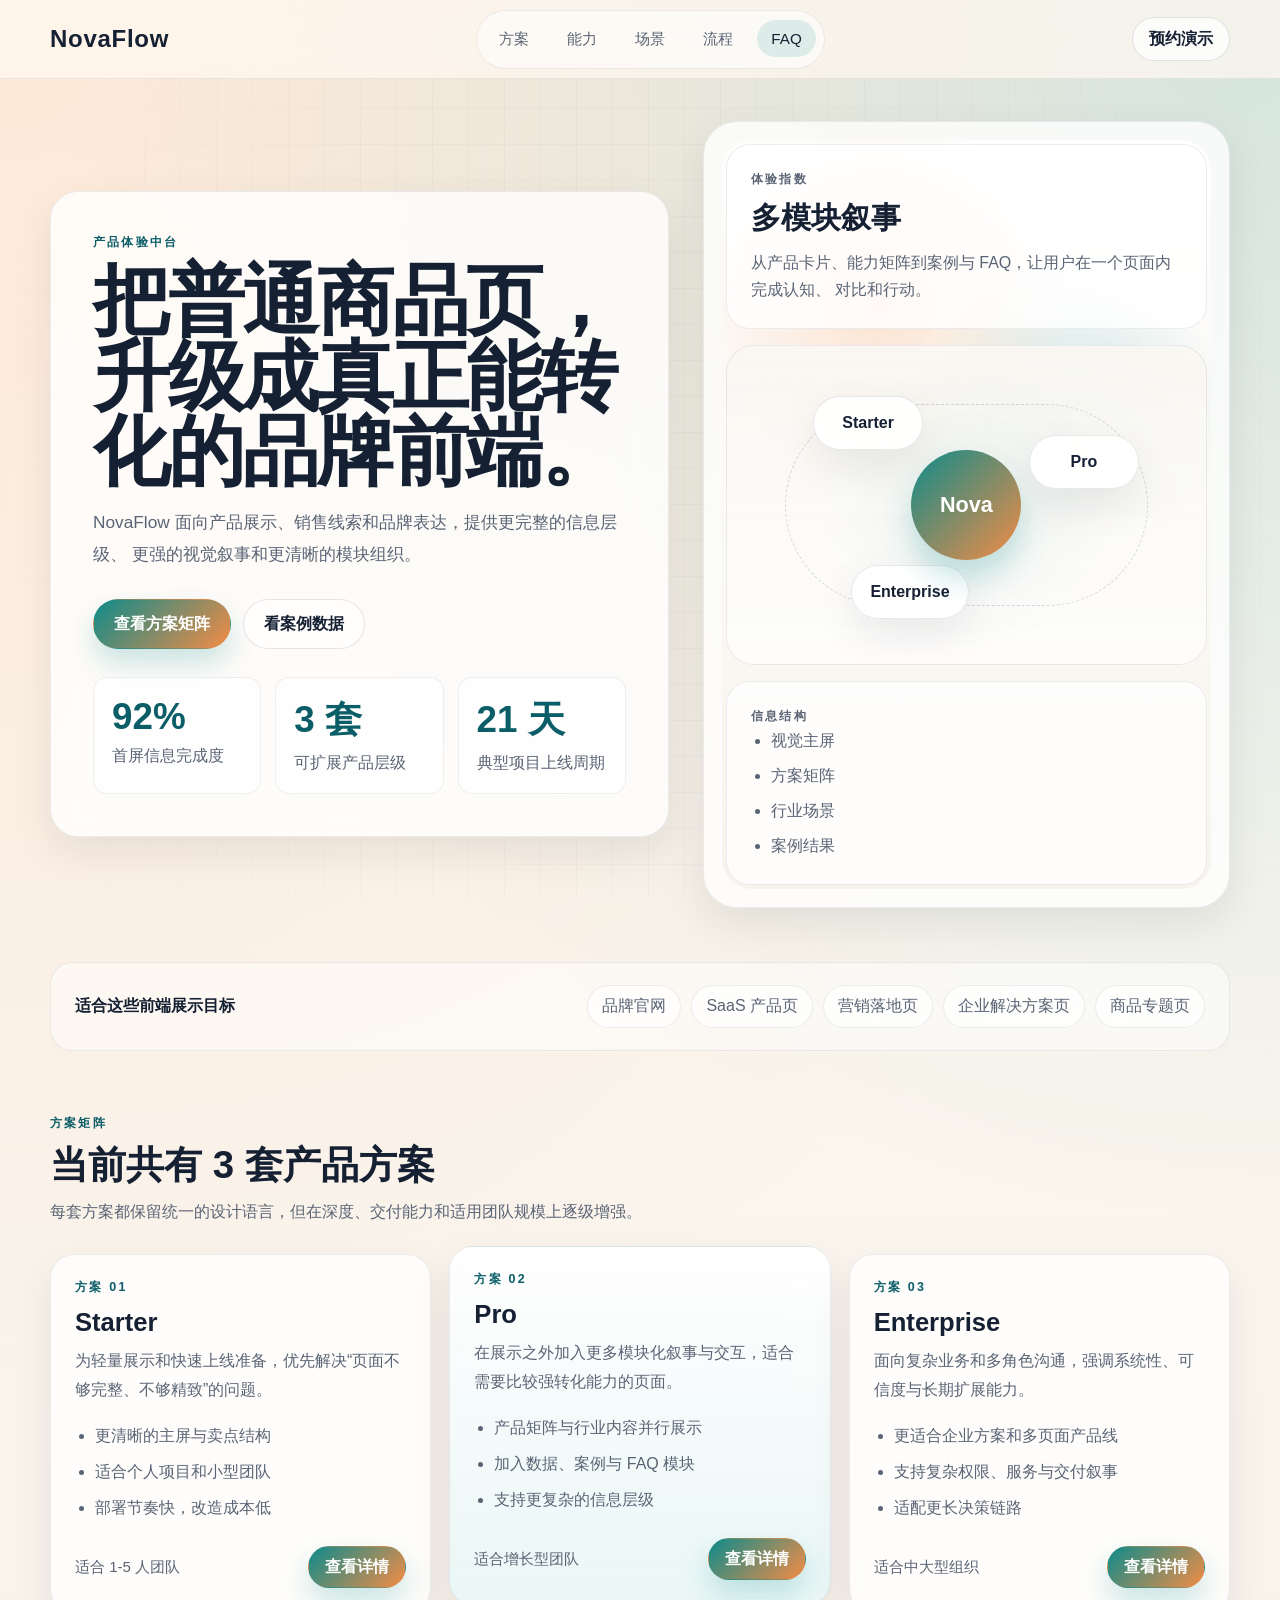
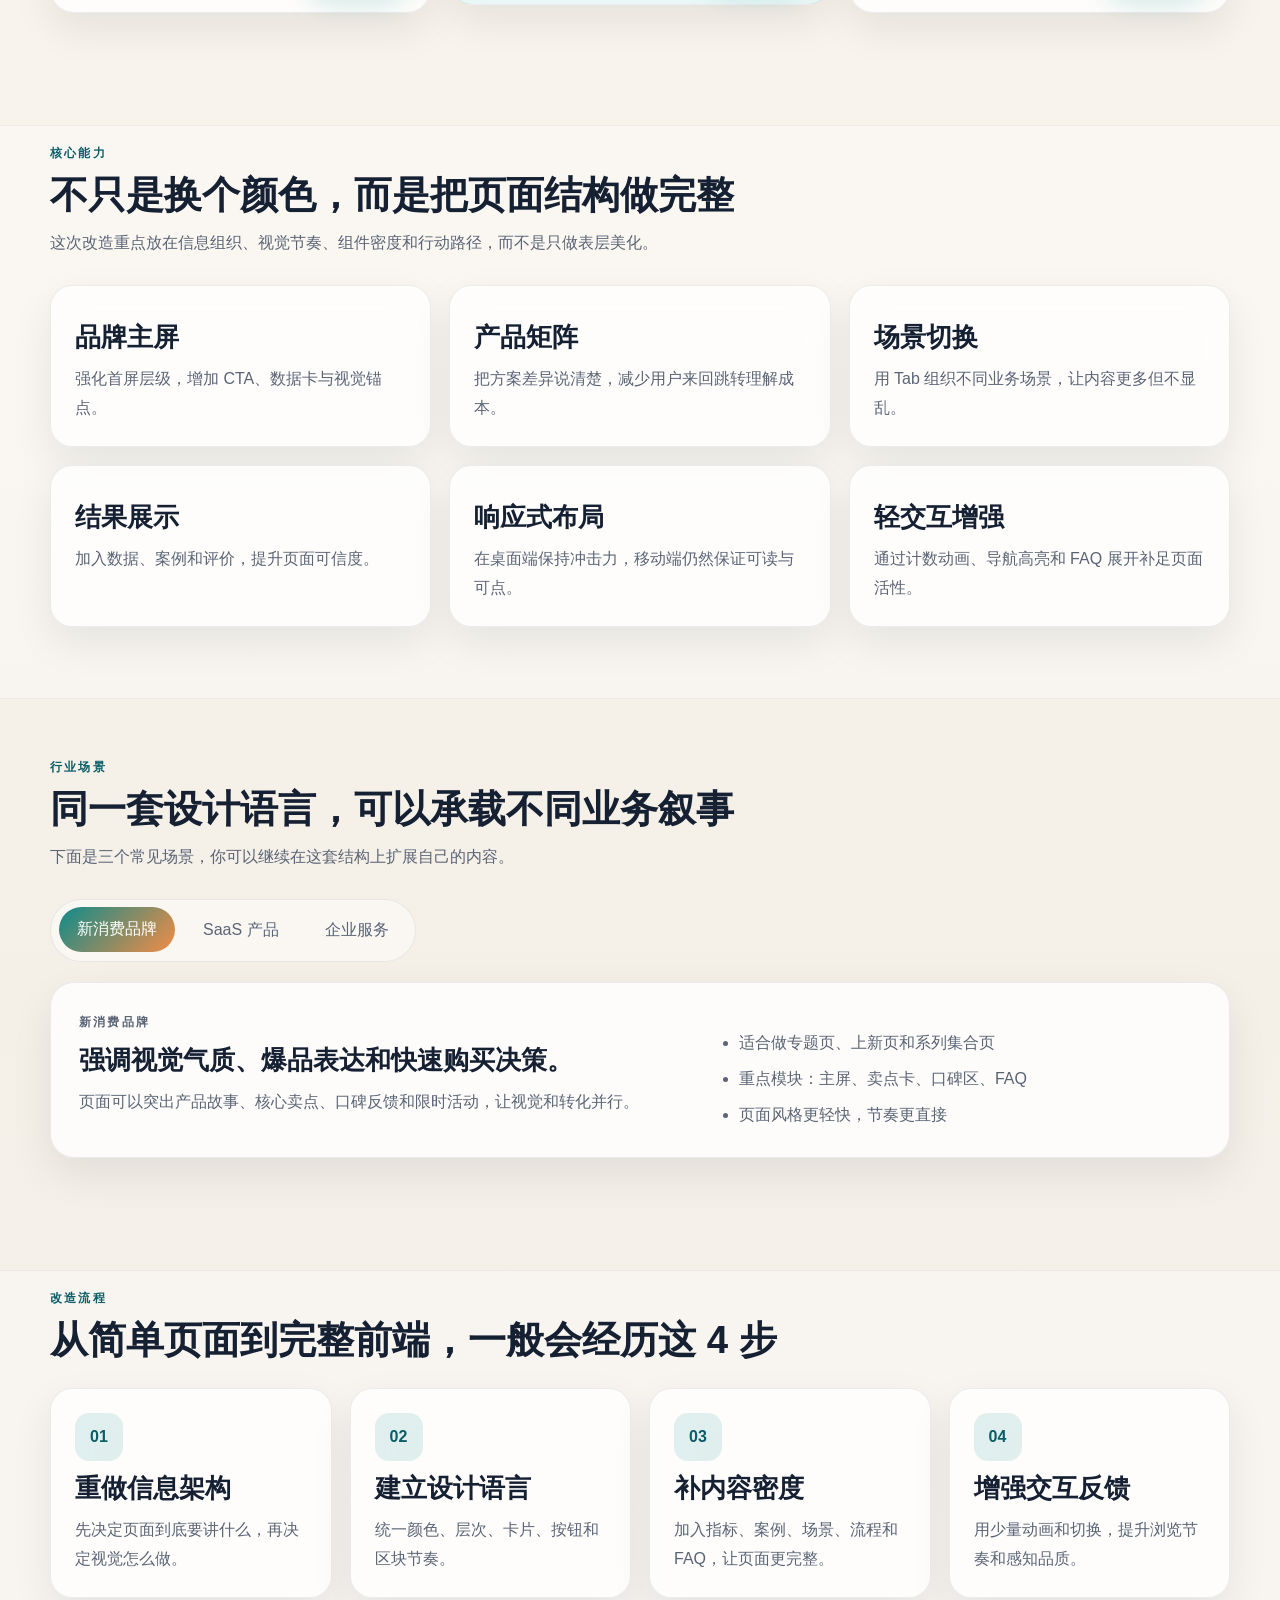
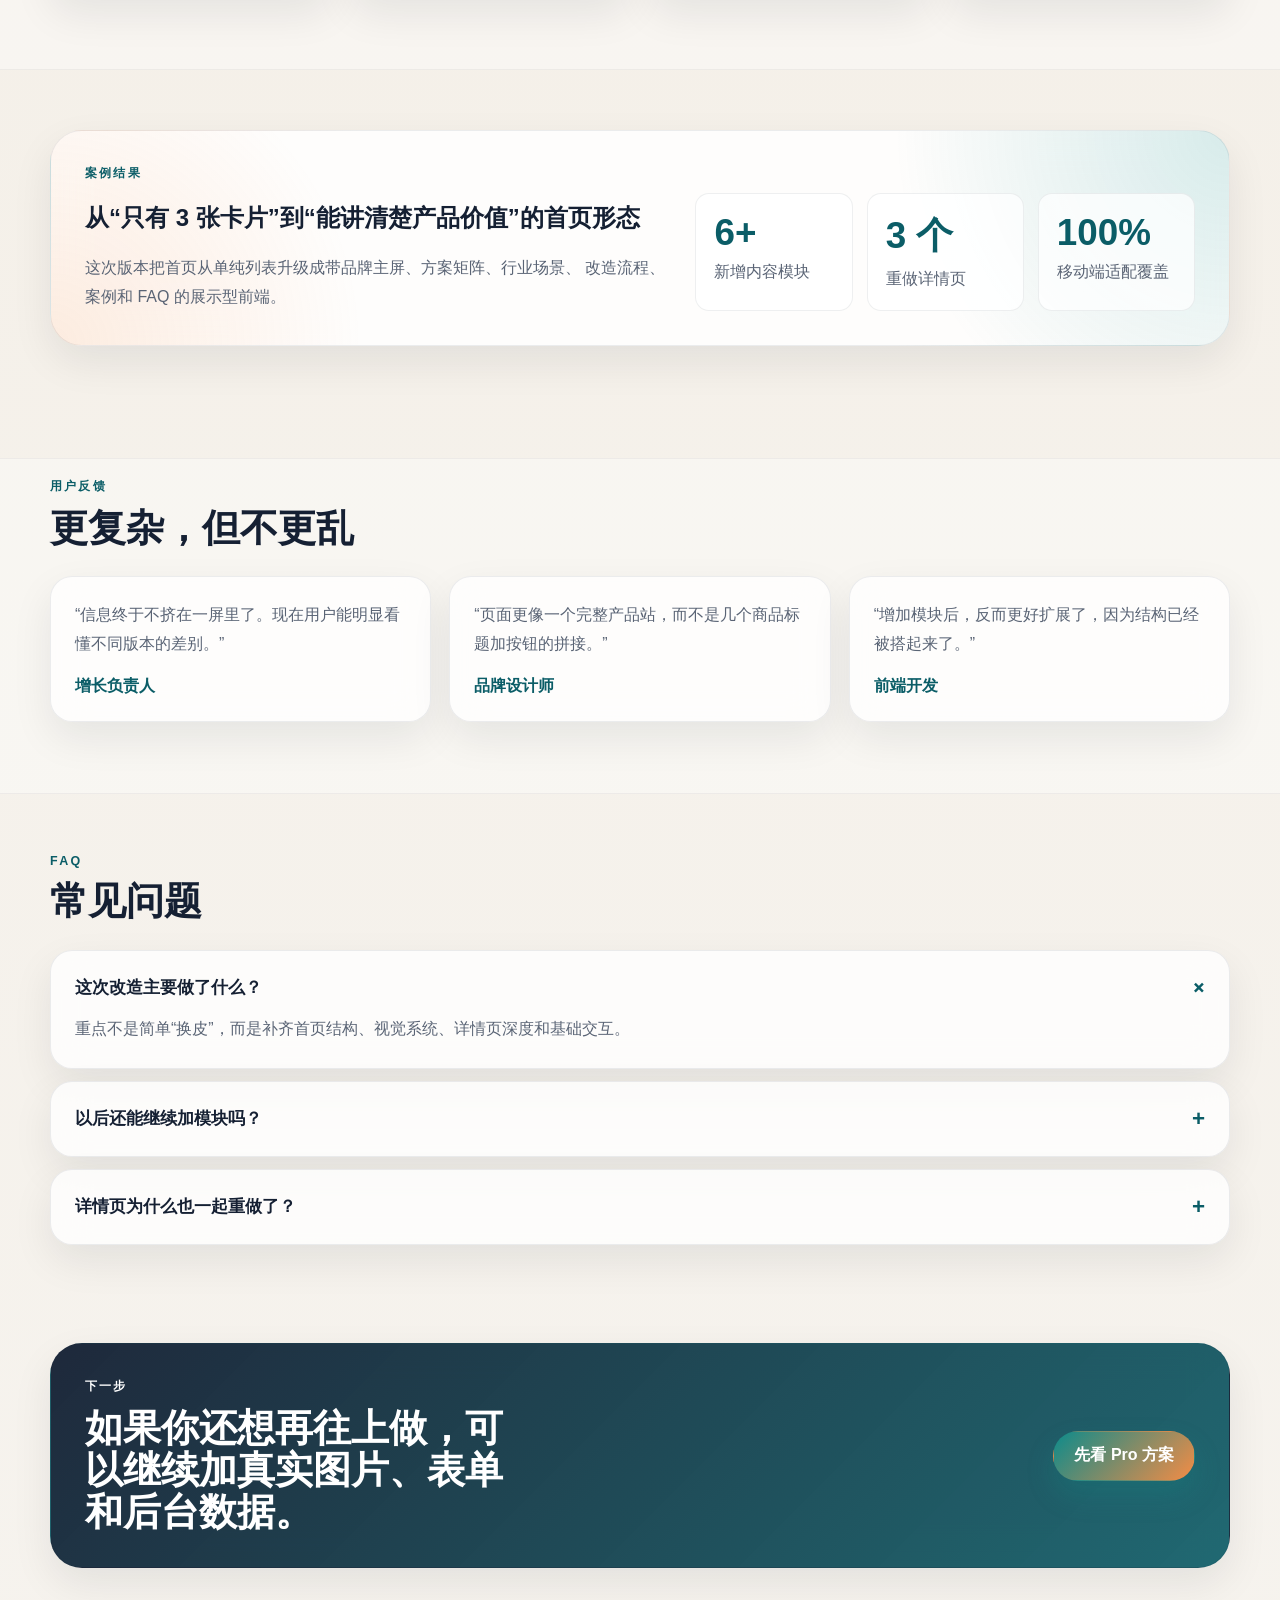
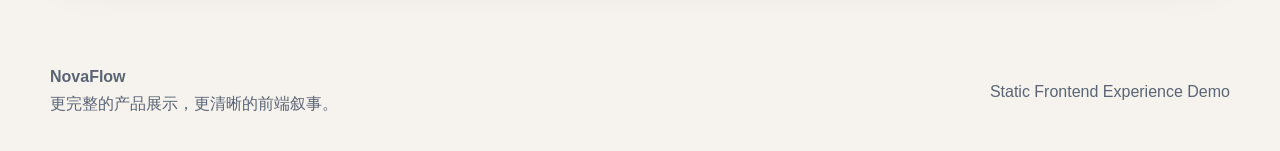
<file: index.html>
<!DOCTYPE html>
<html lang="zh-CN">
  <head>
    <meta charset="UTF-8" />
    <meta name="viewport" content="width=device-width, initial-scale=1.0" />
    <title>NovaFlow 产品体验中心</title>
    <link rel="stylesheet" href="style.css" />
  </head>
  <body>
    <div class="page-shell">
      <header class="topbar">
        <div class="container topbar-inner">
          <a class="brand" href="index.html">NovaFlow</a>
          <nav class="topnav" aria-label="主导航">
            <a href="#solutions">方案</a>
            <a href="#capabilities">能力</a>
            <a href="#scenarios">场景</a>
            <a href="#workflow">流程</a>
            <a href="#faq">FAQ</a>
          </nav>
          <a class="btn btn-ghost btn-small" href="#contact">预约演示</a>
        </div>
      </header>

      <main>
        <section class="hero" id="top">
          <div class="container hero-grid">
            <div class="hero-copy">
              <p class="eyebrow">产品体验中台</p>
              <h1>把普通商品页，升级成真正能转化的品牌前端。</h1>
              <p class="hero-lead">
                NovaFlow 面向产品展示、销售线索和品牌表达，提供更完整的信息层级、
                更强的视觉叙事和更清晰的模块组织。
              </p>

              <div class="hero-actions">
                <a class="btn" href="#solutions">查看方案矩阵</a>
                <a class="btn btn-secondary" href="#results">看案例数据</a>
              </div>

              <div class="hero-metrics">
                <article class="metric-card">
                  <strong data-count="92" data-suffix="%">0</strong>
                  <span>首屏信息完成度</span>
                </article>
                <article class="metric-card">
                  <strong data-count="3" data-suffix=" 套">0</strong>
                  <span>可扩展产品层级</span>
                </article>
                <article class="metric-card">
                  <strong data-count="21" data-suffix=" 天">0</strong>
                  <span>典型项目上线周期</span>
                </article>
              </div>
            </div>

            <div class="hero-stage" aria-label="视觉展示区">
              <div class="stage-card stage-card-main">
                <p class="stage-label">体验指数</p>
                <h2>多模块叙事</h2>
                <p>
                  从产品卡片、能力矩阵到案例与 FAQ，让用户在一个页面内完成认知、
                  对比和行动。
                </p>
              </div>

              <div class="orbital-panel">
                <div class="orbit-ring"></div>
                <div class="orbit-node orbit-node-a">Starter</div>
                <div class="orbit-node orbit-node-b">Pro</div>
                <div class="orbit-node orbit-node-c">Enterprise</div>
                <div class="orbit-core">Nova</div>
              </div>

              <div class="stage-card stage-card-side">
                <p class="stage-label">信息结构</p>
                <ul class="stage-list">
                  <li>视觉主屏</li>
                  <li>方案矩阵</li>
                  <li>行业场景</li>
                  <li>案例结果</li>
                </ul>
              </div>
            </div>
          </div>
        </section>

        <section class="trust-strip">
          <div class="container trust-strip-inner">
            <span class="trust-title">适合这些前端展示目标</span>
            <div class="trust-items" aria-label="适用方向">
              <span>品牌官网</span>
              <span>SaaS 产品页</span>
              <span>营销落地页</span>
              <span>企业解决方案页</span>
              <span>商品专题页</span>
            </div>
          </div>
        </section>

        <section class="section" id="solutions">
          <div class="container">
            <div class="section-heading">
              <p class="eyebrow">方案矩阵</p>
              <h2>当前共有 <span id="productCount">0</span> 套产品方案</h2>
              <p>
                每套方案都保留统一的设计语言，但在深度、交付能力和适用团队规模上逐级增强。
              </p>
            </div>

            <div class="product-grid">
              <article class="product-card">
                <p class="product-label">方案 01</p>
                <h3>Starter</h3>
                <p class="product-summary">
                  为轻量展示和快速上线准备，优先解决“页面不够完整、不够精致”的问题。
                </p>
                <ul class="product-points">
                  <li>更清晰的主屏与卖点结构</li>
                  <li>适合个人项目和小型团队</li>
                  <li>部署节奏快，改造成本低</li>
                </ul>
                <div class="product-footer">
                  <span>适合 1-5 人团队</span>
                  <a class="btn btn-inline" href="product1.html">查看详情</a>
                </div>
              </article>

              <article class="product-card product-card-featured">
                <p class="product-label">方案 02</p>
                <h3>Pro</h3>
                <p class="product-summary">
                  在展示之外加入更多模块化叙事与交互，适合需要比较强转化能力的页面。
                </p>
                <ul class="product-points">
                  <li>产品矩阵与行业内容并行展示</li>
                  <li>加入数据、案例与 FAQ 模块</li>
                  <li>支持更复杂的信息层级</li>
                </ul>
                <div class="product-footer">
                  <span>适合增长型团队</span>
                  <a class="btn btn-inline" href="product2.html">查看详情</a>
                </div>
              </article>

              <article class="product-card">
                <p class="product-label">方案 03</p>
                <h3>Enterprise</h3>
                <p class="product-summary">
                  面向复杂业务和多角色沟通，强调系统性、可信度与长期扩展能力。
                </p>
                <ul class="product-points">
                  <li>更适合企业方案和多页面产品线</li>
                  <li>支持复杂权限、服务与交付叙事</li>
                  <li>适配更长决策链路</li>
                </ul>
                <div class="product-footer">
                  <span>适合中大型组织</span>
                  <a class="btn btn-inline" href="product3.html">查看详情</a>
                </div>
              </article>
            </div>
          </div>
        </section>

        <section class="section section-alt" id="capabilities">
          <div class="container">
            <div class="section-heading">
              <p class="eyebrow">核心能力</p>
              <h2>不只是换个颜色，而是把页面结构做完整</h2>
              <p>
                这次改造重点放在信息组织、视觉节奏、组件密度和行动路径，而不是只做表层美化。
              </p>
            </div>

            <div class="capability-grid">
              <article class="capability-card">
                <h3>品牌主屏</h3>
                <p>强化首屏层级，增加 CTA、数据卡与视觉锚点。</p>
              </article>
              <article class="capability-card">
                <h3>产品矩阵</h3>
                <p>把方案差异说清楚，减少用户来回跳转理解成本。</p>
              </article>
              <article class="capability-card">
                <h3>场景切换</h3>
                <p>用 Tab 组织不同业务场景，让内容更多但不显乱。</p>
              </article>
              <article class="capability-card">
                <h3>结果展示</h3>
                <p>加入数据、案例和评价，提升页面可信度。</p>
              </article>
              <article class="capability-card">
                <h3>响应式布局</h3>
                <p>在桌面端保持冲击力，移动端仍然保证可读与可点。</p>
              </article>
              <article class="capability-card">
                <h3>轻交互增强</h3>
                <p>通过计数动画、导航高亮和 FAQ 展开补足页面活性。</p>
              </article>
            </div>
          </div>
        </section>

        <section class="section" id="scenarios">
          <div class="container">
            <div class="section-heading">
              <p class="eyebrow">行业场景</p>
              <h2>同一套设计语言，可以承载不同业务叙事</h2>
              <p>下面是三个常见场景，你可以继续在这套结构上扩展自己的内容。</p>
            </div>

            <div class="tabs" role="tablist" aria-label="行业场景">
              <button class="tab-button is-active" type="button" data-tab="retail" role="tab" aria-selected="true">
                新消费品牌
              </button>
              <button class="tab-button" type="button" data-tab="saas" role="tab" aria-selected="false">
                SaaS 产品
              </button>
              <button class="tab-button" type="button" data-tab="industry" role="tab" aria-selected="false">
                企业服务
              </button>
            </div>

            <div class="scenario-panels">
              <article class="scenario-panel is-active" data-panel="retail">
                <div>
                  <p class="scenario-kicker">新消费品牌</p>
                  <h3>强调视觉气质、爆品表达和快速购买决策。</h3>
                  <p>
                    页面可以突出产品故事、核心卖点、口碑反馈和限时活动，让视觉和转化并行。
                  </p>
                </div>
                <ul class="scenario-list">
                  <li>适合做专题页、上新页和系列集合页</li>
                  <li>重点模块：主屏、卖点卡、口碑区、FAQ</li>
                  <li>页面风格更轻快，节奏更直接</li>
                </ul>
              </article>

              <article class="scenario-panel" data-panel="saas" hidden>
                <div>
                  <p class="scenario-kicker">SaaS 产品</p>
                  <h3>强调功能结构、效率提升和团队协作价值。</h3>
                  <p>
                    更适合用模块化区块去解释产品能力、接入方式、交付流程和不同版本差异。
                  </p>
                </div>
                <ul class="scenario-list">
                  <li>适合首页、产品页、解决方案页联动</li>
                  <li>重点模块：方案矩阵、能力块、案例数据</li>
                  <li>页面风格更理性，强调可用性与可信度</li>
                </ul>
              </article>

              <article class="scenario-panel" data-panel="industry" hidden>
                <div>
                  <p class="scenario-kicker">企业服务</p>
                  <h3>强调长期合作、系统兼容和多角色决策沟通。</h3>
                  <p>
                    适合加入交付边界、实施方法、服务流程和行业适配说明，让复杂方案也能读得顺。
                  </p>
                </div>
                <ul class="scenario-list">
                  <li>适合企业官网、解决方案页和招投标展示页</li>
                  <li>重点模块：流程、服务清单、案例结果、FAQ</li>
                  <li>页面风格更稳重，结构更系统化</li>
                </ul>
              </article>
            </div>
          </div>
        </section>

        <section class="section section-alt" id="workflow">
          <div class="container">
            <div class="section-heading">
              <p class="eyebrow">改造流程</p>
              <h2>从简单页面到完整前端，一般会经历这 4 步</h2>
            </div>

            <div class="timeline">
              <article class="timeline-item">
                <span class="timeline-index">01</span>
                <h3>重做信息架构</h3>
                <p>先决定页面到底要讲什么，再决定视觉怎么做。</p>
              </article>
              <article class="timeline-item">
                <span class="timeline-index">02</span>
                <h3>建立设计语言</h3>
                <p>统一颜色、层次、卡片、按钮和区块节奏。</p>
              </article>
              <article class="timeline-item">
                <span class="timeline-index">03</span>
                <h3>补内容密度</h3>
                <p>加入指标、案例、场景、流程和 FAQ，让页面更完整。</p>
              </article>
              <article class="timeline-item">
                <span class="timeline-index">04</span>
                <h3>增强交互反馈</h3>
                <p>用少量动画和切换，提升浏览节奏和感知品质。</p>
              </article>
            </div>
          </div>
        </section>

        <section class="section" id="results">
          <div class="container">
            <div class="result-card">
              <div class="result-copy">
                <p class="eyebrow">案例结果</p>
                <h2>从“只有 3 张卡片”到“能讲清楚产品价值”的首页形态</h2>
                <p>
                  这次版本把首页从单纯列表升级成带品牌主屏、方案矩阵、行业场景、
                  改造流程、案例和 FAQ 的展示型前端。
                </p>
              </div>

              <div class="result-metrics">
                <article>
                  <strong data-count="6" data-suffix="+">0</strong>
                  <span>新增内容模块</span>
                </article>
                <article>
                  <strong data-count="3" data-suffix=" 个">0</strong>
                  <span>重做详情页</span>
                </article>
                <article>
                  <strong data-count="100" data-suffix="%">0</strong>
                  <span>移动端适配覆盖</span>
                </article>
              </div>
            </div>
          </div>
        </section>

        <section class="section section-alt">
          <div class="container">
            <div class="section-heading">
              <p class="eyebrow">用户反馈</p>
              <h2>更复杂，但不更乱</h2>
            </div>

            <div class="testimonial-grid">
              <article class="testimonial-card">
                <p>
                  “信息终于不挤在一屏里了。现在用户能明显看懂不同版本的差别。”
                </p>
                <span>增长负责人</span>
              </article>
              <article class="testimonial-card">
                <p>
                  “页面更像一个完整产品站，而不是几个商品标题加按钮的拼接。”
                </p>
                <span>品牌设计师</span>
              </article>
              <article class="testimonial-card">
                <p>
                  “增加模块后，反而更好扩展了，因为结构已经被搭起来了。”
                </p>
                <span>前端开发</span>
              </article>
            </div>
          </div>
        </section>

        <section class="section" id="faq">
          <div class="container">
            <div class="section-heading">
              <p class="eyebrow">FAQ</p>
              <h2>常见问题</h2>
            </div>

            <div class="faq-list">
              <article class="faq-item">
                <button class="faq-question" type="button" aria-expanded="true">
                  这次改造主要做了什么？
                </button>
                <div class="faq-answer">
                  <p>
                    重点不是简单“换皮”，而是补齐首页结构、视觉系统、详情页深度和基础交互。
                  </p>
                </div>
              </article>

              <article class="faq-item">
                <button class="faq-question" type="button" aria-expanded="false">
                  以后还能继续加模块吗？
                </button>
                <div class="faq-answer" hidden>
                  <p>
                    可以。现在的布局已经是模块化结构，后续继续加案例、价格、博客或表单都会比较顺。
                  </p>
                </div>
              </article>

              <article class="faq-item">
                <button class="faq-question" type="button" aria-expanded="false">
                  详情页为什么也一起重做了？
                </button>
                <div class="faq-answer" hidden>
                  <p>
                    如果首页更完整，但详情页还停留在占位状态，整体体验会断层，所以这次一起补齐。
                  </p>
                </div>
              </article>
            </div>
          </div>
        </section>

        <section class="section cta-section" id="contact">
          <div class="container cta-card">
            <div>
              <p class="eyebrow">下一步</p>
              <h2>如果你还想再往上做，可以继续加真实图片、表单和后台数据。</h2>
            </div>
            <a class="btn" href="product2.html">先看 Pro 方案</a>
          </div>
        </section>
      </main>

      <footer class="site-footer">
        <div class="container footer-inner">
          <div>
            <strong>NovaFlow</strong>
            <p>更完整的产品展示，更清晰的前端叙事。</p>
          </div>
          <span>Static Frontend Experience Demo</span>
        </div>
      </footer>
    </div>

    <script src="script.js"></script>
  </body>
</html>
</file>
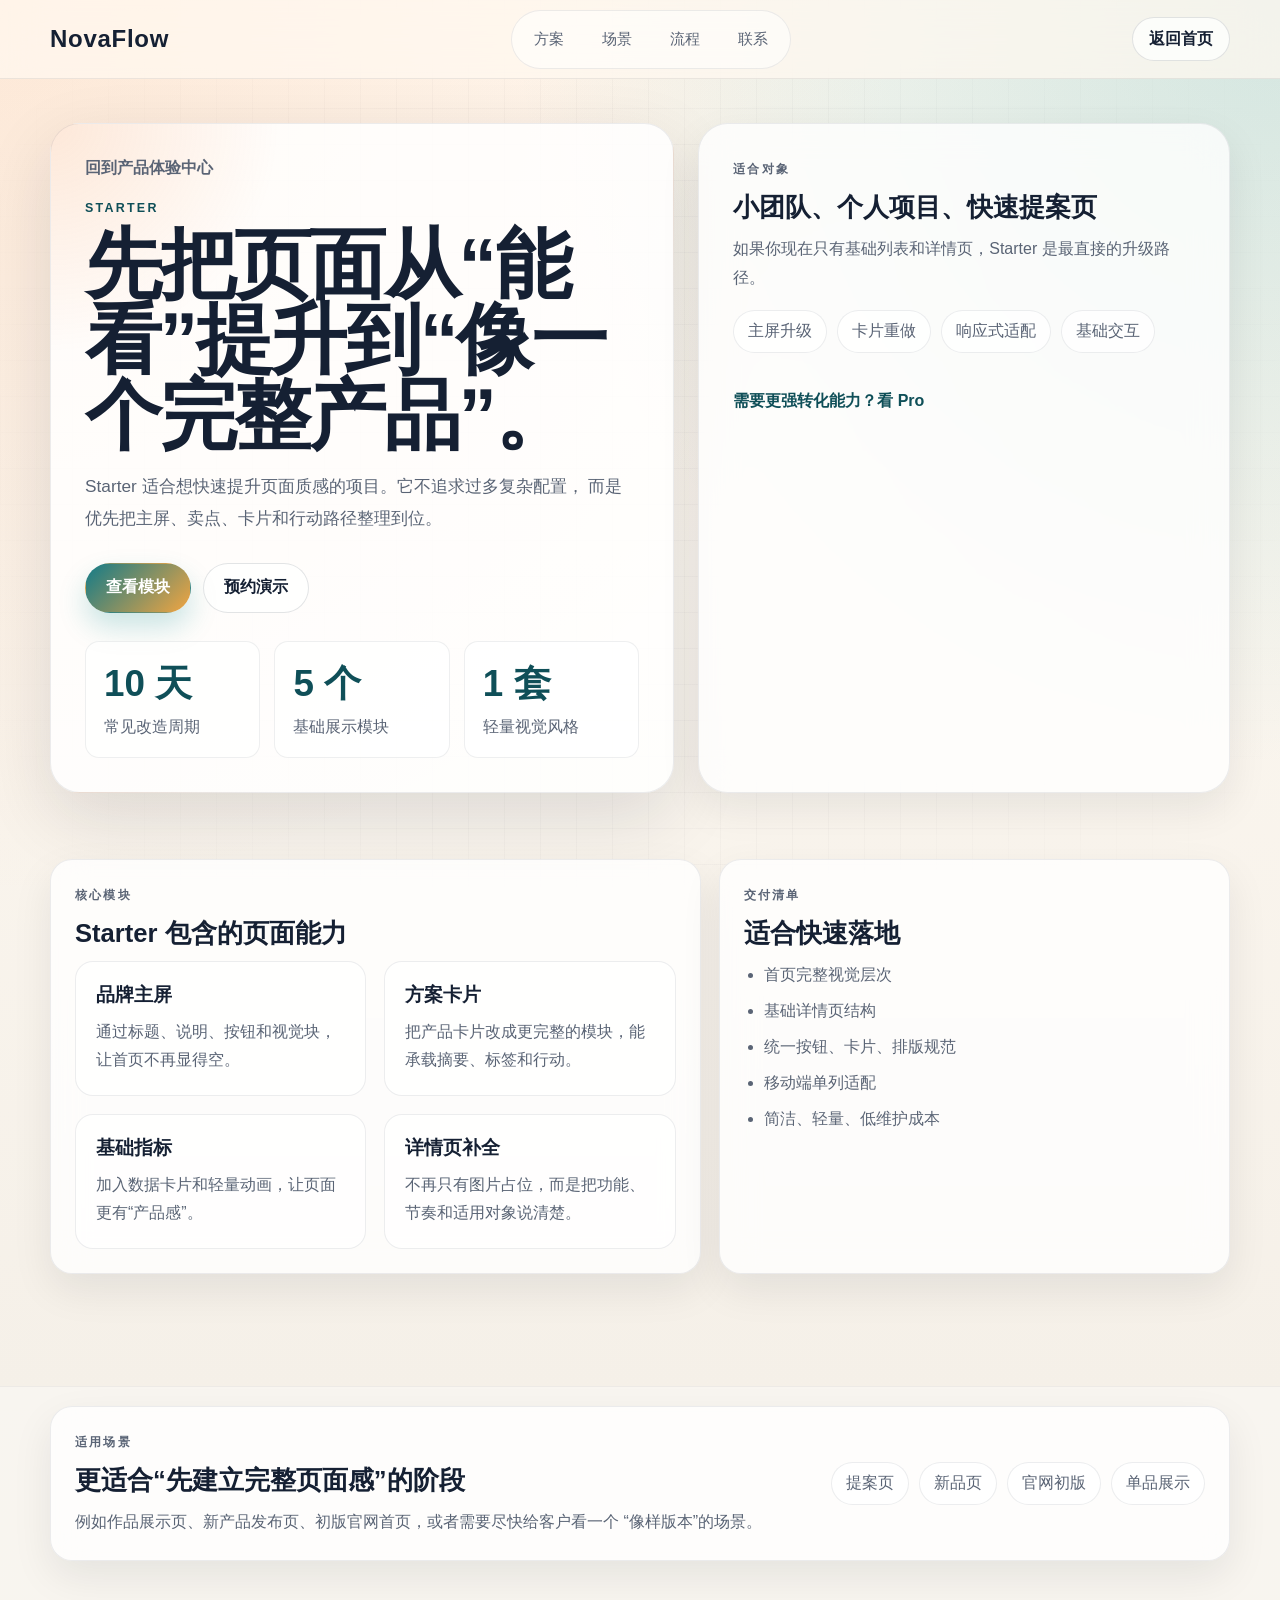
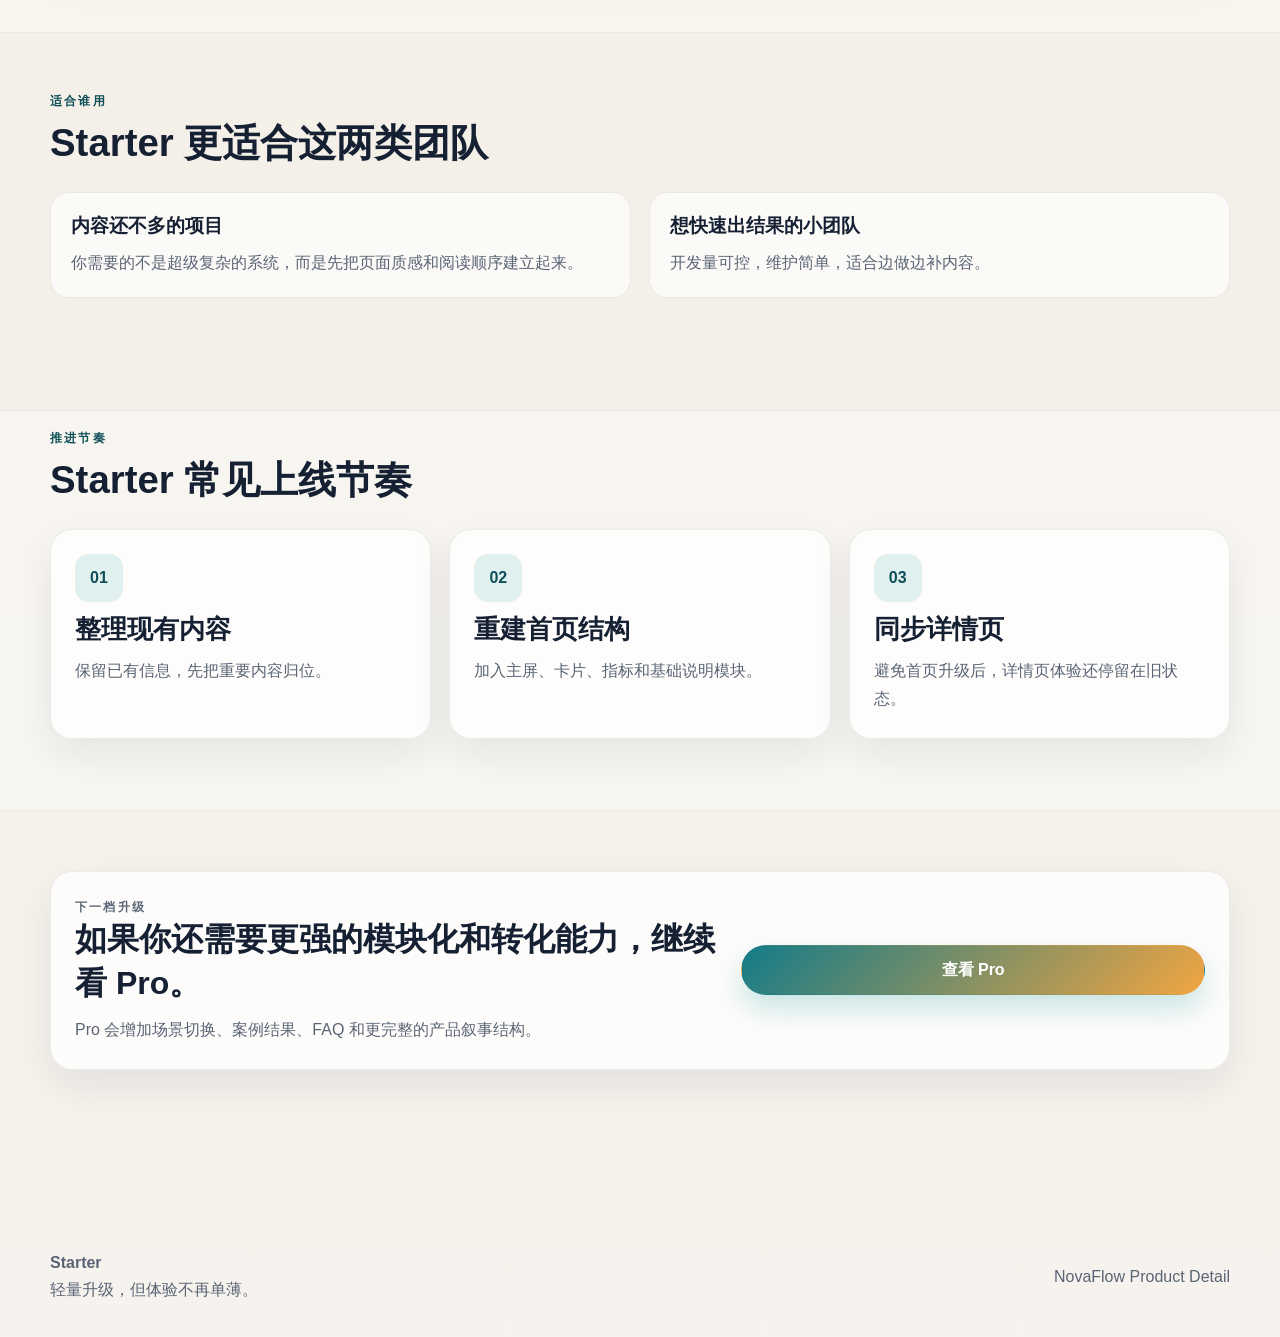
<file: product1.html>
<!DOCTYPE html>
<html lang="zh-CN">
  <head>
    <meta charset="UTF-8" />
    <meta name="viewport" content="width=device-width, initial-scale=1.0" />
    <title>Starter 方案详情</title>
    <link rel="stylesheet" href="style.css" />
  </head>
  <body class="theme-starter">
    <div class="page-shell">
      <header class="topbar">
        <div class="container topbar-inner">
          <a class="brand" href="index.html">NovaFlow</a>
          <nav class="topnav" aria-label="详情页导航">
            <a href="index.html#solutions">方案</a>
            <a href="index.html#scenarios">场景</a>
            <a href="index.html#workflow">流程</a>
            <a href="index.html#contact">联系</a>
          </nav>
          <a class="btn btn-ghost btn-small" href="index.html">返回首页</a>
        </div>
      </header>

      <main class="detail-main">
        <section class="detail-hero">
          <div class="container detail-hero-grid">
            <article class="detail-hero-copy">
              <a class="detail-breadcrumb" href="index.html">回到产品体验中心</a>
              <p class="detail-tag">Starter</p>
              <h1>先把页面从“能看”提升到“像一个完整产品”。</h1>
              <p class="hero-lead">
                Starter 适合想快速提升页面质感的项目。它不追求过多复杂配置，
                而是优先把主屏、卖点、卡片和行动路径整理到位。
              </p>

              <div class="detail-actions">
                <a class="btn" href="#starter-modules">查看模块</a>
                <a class="btn btn-secondary" href="index.html#contact">预约演示</a>
              </div>

              <div class="detail-quick-stats">
                <article class="quick-stat">
                  <strong data-count="10" data-suffix=" 天">0</strong>
                  <span>常见改造周期</span>
                </article>
                <article class="quick-stat">
                  <strong data-count="5" data-suffix=" 个">0</strong>
                  <span>基础展示模块</span>
                </article>
                <article class="quick-stat">
                  <strong data-count="1" data-suffix=" 套">0</strong>
                  <span>轻量视觉风格</span>
                </article>
              </div>
            </article>

            <aside class="detail-hero-card">
              <div>
                <p class="detail-tag">适合对象</p>
                <h2>小团队、个人项目、快速提案页</h2>
                <p>
                  如果你现在只有基础列表和详情页，Starter 是最直接的升级路径。
                </p>
              </div>

              <div class="pill-list">
                <span>主屏升级</span>
                <span>卡片重做</span>
                <span>响应式适配</span>
                <span>基础交互</span>
              </div>

              <a class="btn-link" href="product2.html">需要更强转化能力？看 Pro</a>
            </aside>
          </div>
        </section>

        <section class="section" id="starter-modules">
          <div class="container detail-grid">
            <article class="detail-panel">
              <p class="detail-tag">核心模块</p>
              <h2>Starter 包含的页面能力</h2>

              <div class="detail-feature-grid">
                <article class="detail-feature">
                  <h3>品牌主屏</h3>
                  <p>通过标题、说明、按钮和视觉块，让首页不再显得空。</p>
                </article>
                <article class="detail-feature">
                  <h3>方案卡片</h3>
                  <p>把产品卡片改成更完整的模块，能承载摘要、标签和行动。</p>
                </article>
                <article class="detail-feature">
                  <h3>基础指标</h3>
                  <p>加入数据卡片和轻量动画，让页面更有“产品感”。</p>
                </article>
                <article class="detail-feature">
                  <h3>详情页补全</h3>
                  <p>不再只有图片占位，而是把功能、节奏和适用对象说清楚。</p>
                </article>
              </div>
            </article>

            <aside class="detail-panel">
              <p class="detail-tag">交付清单</p>
              <h2>适合快速落地</h2>
              <ul class="detail-spec-list">
                <li>首页完整视觉层次</li>
                <li>基础详情页结构</li>
                <li>统一按钮、卡片、排版规范</li>
                <li>移动端单列适配</li>
                <li>简洁、轻量、低维护成本</li>
              </ul>
            </aside>
          </div>
        </section>

        <section class="section section-alt">
          <div class="container">
            <article class="detail-banner">
              <div>
                <p class="detail-tag">适用场景</p>
                <h2>更适合“先建立完整页面感”的阶段</h2>
                <p>
                  例如作品展示页、新产品发布页、初版官网首页，或者需要尽快给客户看一个
                  “像样版本”的场景。
                </p>
              </div>
              <div class="pill-list">
                <span>提案页</span>
                <span>新品页</span>
                <span>官网初版</span>
                <span>单品展示</span>
              </div>
            </article>
          </div>
        </section>

        <section class="section">
          <div class="container">
            <div class="section-heading">
              <p class="detail-tag">适合谁用</p>
              <h2>Starter 更适合这两类团队</h2>
            </div>

            <div class="audience-grid">
              <article class="audience-card">
                <h3>内容还不多的项目</h3>
                <p>你需要的不是超级复杂的系统，而是先把页面质感和阅读顺序建立起来。</p>
              </article>
              <article class="audience-card">
                <h3>想快速出结果的小团队</h3>
                <p>开发量可控，维护简单，适合边做边补内容。</p>
              </article>
            </div>
          </div>
        </section>

        <section class="section section-alt">
          <div class="container">
            <div class="section-heading">
              <p class="detail-tag">推进节奏</p>
              <h2>Starter 常见上线节奏</h2>
            </div>

            <div class="timeline compact">
              <article class="timeline-item">
                <span class="timeline-index">01</span>
                <h3>整理现有内容</h3>
                <p>保留已有信息，先把重要内容归位。</p>
              </article>
              <article class="timeline-item">
                <span class="timeline-index">02</span>
                <h3>重建首页结构</h3>
                <p>加入主屏、卡片、指标和基础说明模块。</p>
              </article>
              <article class="timeline-item">
                <span class="timeline-index">03</span>
                <h3>同步详情页</h3>
                <p>避免首页升级后，详情页体验还停留在旧状态。</p>
              </article>
            </div>
          </div>
        </section>

        <section class="section">
          <div class="container">
            <article class="detail-promo">
              <div>
                <p class="detail-tag">下一档升级</p>
                <h2>如果你还需要更强的模块化和转化能力，继续看 Pro。</h2>
                <p>
                  Pro 会增加场景切换、案例结果、FAQ 和更完整的产品叙事结构。
                </p>
              </div>
              <a class="btn" href="product2.html">查看 Pro</a>
            </article>
          </div>
        </section>
      </main>

      <footer class="site-footer">
        <div class="container footer-inner">
          <div>
            <strong>Starter</strong>
            <p>轻量升级，但体验不再单薄。</p>
          </div>
          <span>NovaFlow Product Detail</span>
        </div>
      </footer>
    </div>

    <script src="script.js"></script>
  </body>
</html>
</file>
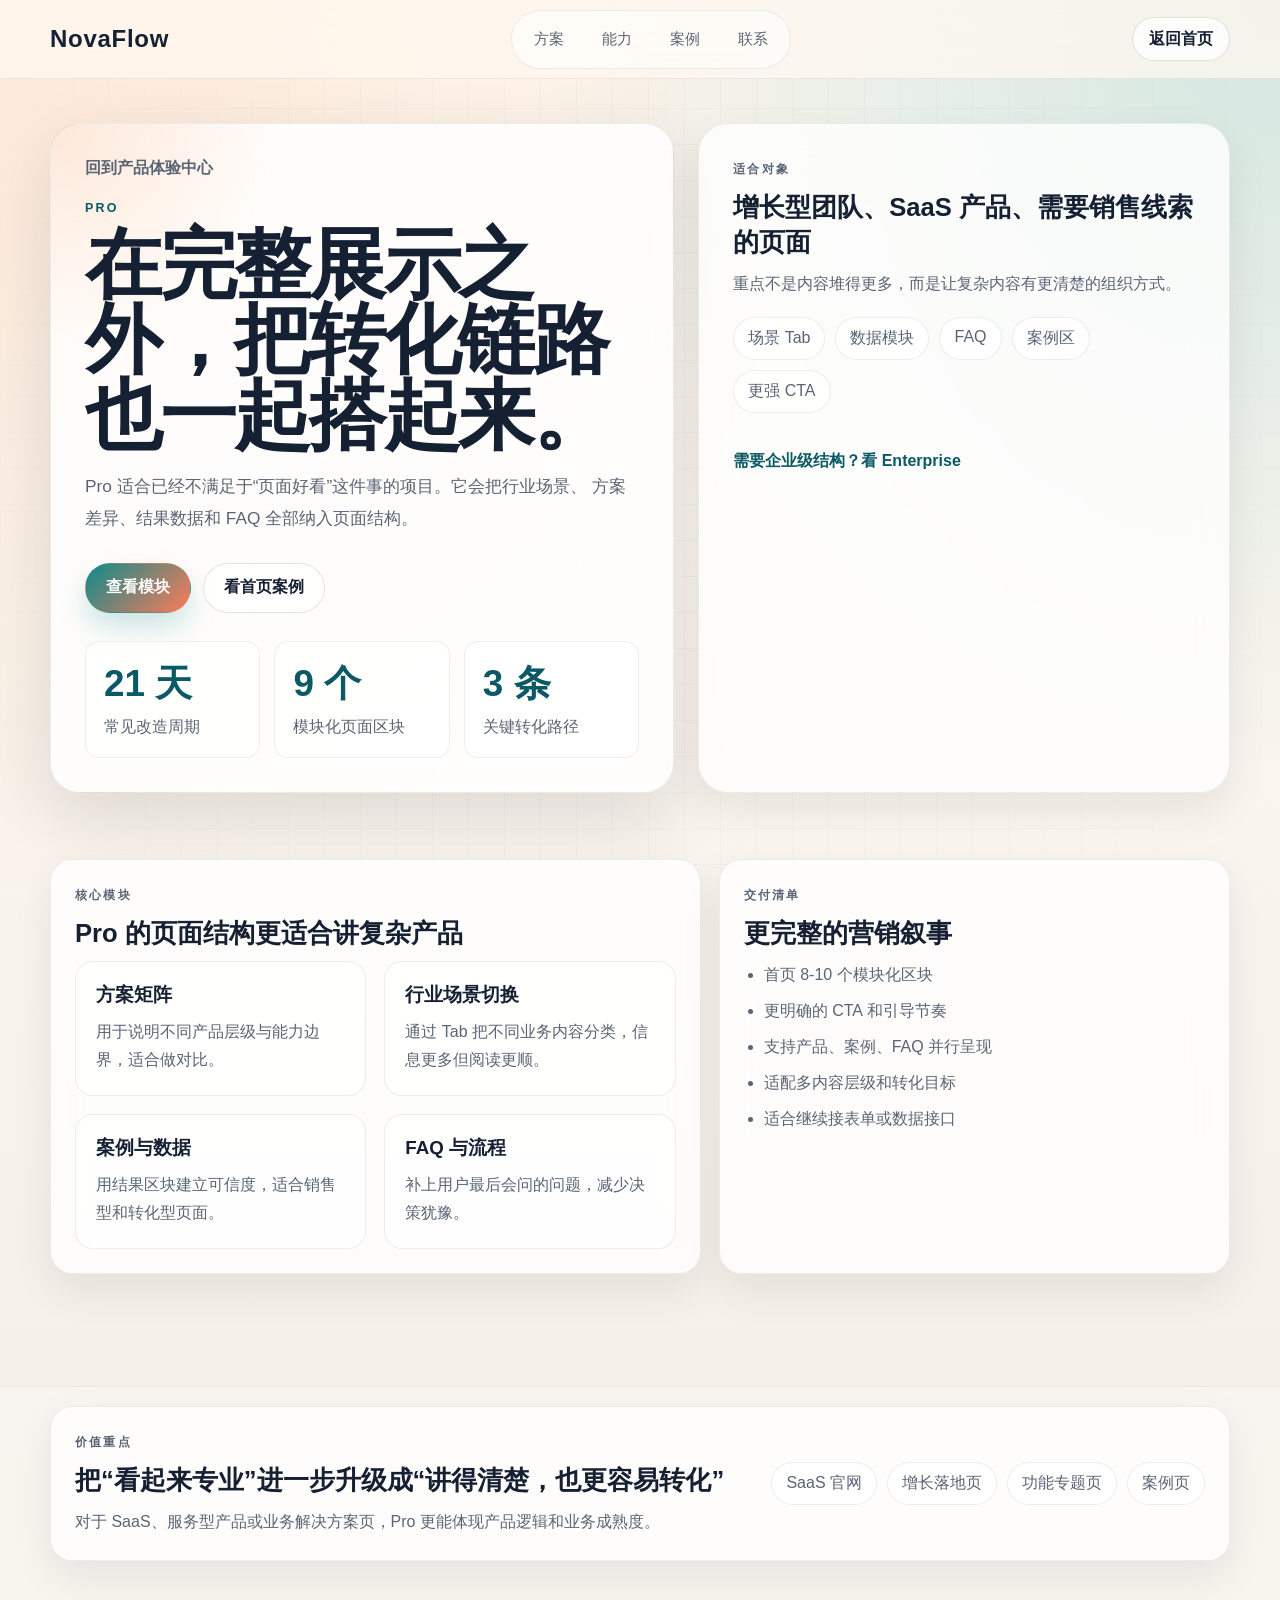
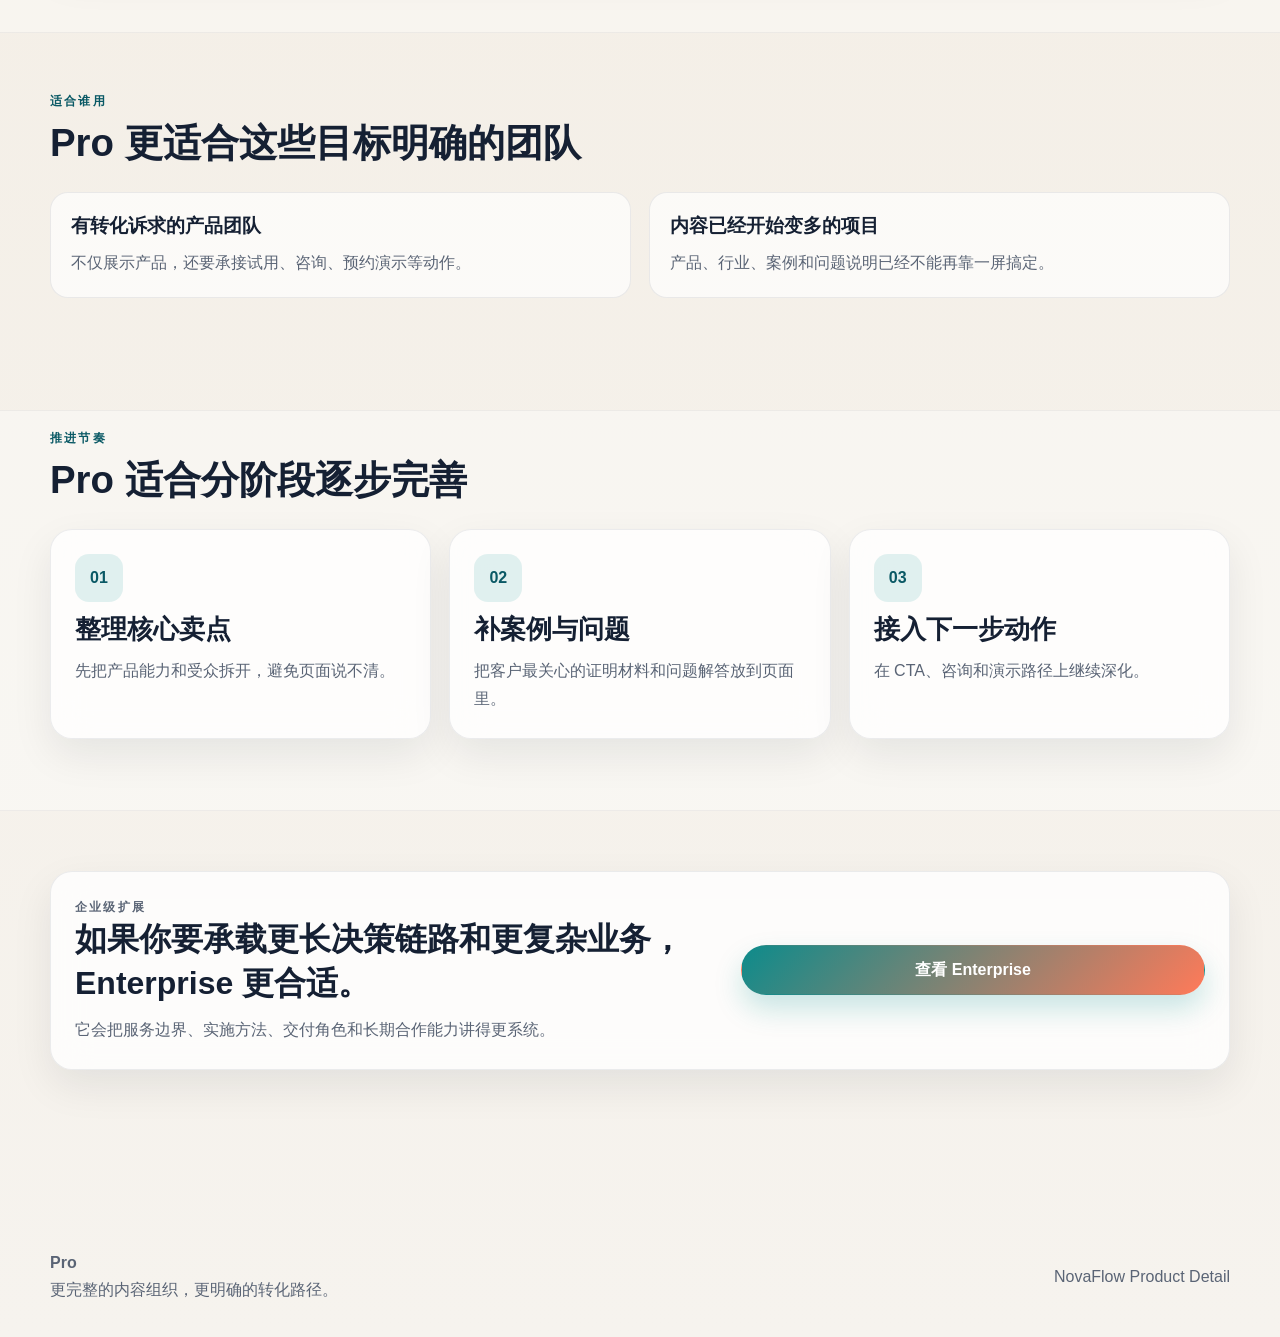
<file: product2.html>
<!DOCTYPE html>
<html lang="zh-CN">
  <head>
    <meta charset="UTF-8" />
    <meta name="viewport" content="width=device-width, initial-scale=1.0" />
    <title>Pro 方案详情</title>
    <link rel="stylesheet" href="style.css" />
  </head>
  <body class="theme-pro">
    <div class="page-shell">
      <header class="topbar">
        <div class="container topbar-inner">
          <a class="brand" href="index.html">NovaFlow</a>
          <nav class="topnav" aria-label="详情页导航">
            <a href="index.html#solutions">方案</a>
            <a href="index.html#capabilities">能力</a>
            <a href="index.html#results">案例</a>
            <a href="index.html#contact">联系</a>
          </nav>
          <a class="btn btn-ghost btn-small" href="index.html">返回首页</a>
        </div>
      </header>

      <main class="detail-main">
        <section class="detail-hero">
          <div class="container detail-hero-grid">
            <article class="detail-hero-copy">
              <a class="detail-breadcrumb" href="index.html">回到产品体验中心</a>
              <p class="detail-tag">Pro</p>
              <h1>在完整展示之外，把转化链路也一起搭起来。</h1>
              <p class="hero-lead">
                Pro 适合已经不满足于“页面好看”这件事的项目。它会把行业场景、
                方案差异、结果数据和 FAQ 全部纳入页面结构。
              </p>

              <div class="detail-actions">
                <a class="btn" href="#pro-modules">查看模块</a>
                <a class="btn btn-secondary" href="index.html#results">看首页案例</a>
              </div>

              <div class="detail-quick-stats">
                <article class="quick-stat">
                  <strong data-count="21" data-suffix=" 天">0</strong>
                  <span>常见改造周期</span>
                </article>
                <article class="quick-stat">
                  <strong data-count="9" data-suffix=" 个">0</strong>
                  <span>模块化页面区块</span>
                </article>
                <article class="quick-stat">
                  <strong data-count="3" data-suffix=" 条">0</strong>
                  <span>关键转化路径</span>
                </article>
              </div>
            </article>

            <aside class="detail-hero-card">
              <div>
                <p class="detail-tag">适合对象</p>
                <h2>增长型团队、SaaS 产品、需要销售线索的页面</h2>
                <p>
                  重点不是内容堆得更多，而是让复杂内容有更清楚的组织方式。
                </p>
              </div>

              <div class="pill-list">
                <span>场景 Tab</span>
                <span>数据模块</span>
                <span>FAQ</span>
                <span>案例区</span>
                <span>更强 CTA</span>
              </div>

              <a class="btn-link" href="product3.html">需要企业级结构？看 Enterprise</a>
            </aside>
          </div>
        </section>

        <section class="section" id="pro-modules">
          <div class="container detail-grid">
            <article class="detail-panel">
              <p class="detail-tag">核心模块</p>
              <h2>Pro 的页面结构更适合讲复杂产品</h2>

              <div class="detail-feature-grid">
                <article class="detail-feature">
                  <h3>方案矩阵</h3>
                  <p>用于说明不同产品层级与能力边界，适合做对比。</p>
                </article>
                <article class="detail-feature">
                  <h3>行业场景切换</h3>
                  <p>通过 Tab 把不同业务内容分类，信息更多但阅读更顺。</p>
                </article>
                <article class="detail-feature">
                  <h3>案例与数据</h3>
                  <p>用结果区块建立可信度，适合销售型和转化型页面。</p>
                </article>
                <article class="detail-feature">
                  <h3>FAQ 与流程</h3>
                  <p>补上用户最后会问的问题，减少决策犹豫。</p>
                </article>
              </div>
            </article>

            <aside class="detail-panel">
              <p class="detail-tag">交付清单</p>
              <h2>更完整的营销叙事</h2>
              <ul class="detail-spec-list">
                <li>首页 8-10 个模块化区块</li>
                <li>更明确的 CTA 和引导节奏</li>
                <li>支持产品、案例、FAQ 并行呈现</li>
                <li>适配多内容层级和转化目标</li>
                <li>适合继续接表单或数据接口</li>
              </ul>
            </aside>
          </div>
        </section>

        <section class="section section-alt">
          <div class="container">
            <article class="detail-banner">
              <div>
                <p class="detail-tag">价值重点</p>
                <h2>把“看起来专业”进一步升级成“讲得清楚，也更容易转化”</h2>
                <p>
                  对于 SaaS、服务型产品或业务解决方案页，Pro 更能体现产品逻辑和业务成熟度。
                </p>
              </div>
              <div class="pill-list">
                <span>SaaS 官网</span>
                <span>增长落地页</span>
                <span>功能专题页</span>
                <span>案例页</span>
              </div>
            </article>
          </div>
        </section>

        <section class="section">
          <div class="container">
            <div class="section-heading">
              <p class="detail-tag">适合谁用</p>
              <h2>Pro 更适合这些目标明确的团队</h2>
            </div>

            <div class="audience-grid">
              <article class="audience-card">
                <h3>有转化诉求的产品团队</h3>
                <p>不仅展示产品，还要承接试用、咨询、预约演示等动作。</p>
              </article>
              <article class="audience-card">
                <h3>内容已经开始变多的项目</h3>
                <p>产品、行业、案例和问题说明已经不能再靠一屏搞定。</p>
              </article>
            </div>
          </div>
        </section>

        <section class="section section-alt">
          <div class="container">
            <div class="section-heading">
              <p class="detail-tag">推进节奏</p>
              <h2>Pro 适合分阶段逐步完善</h2>
            </div>

            <div class="timeline compact">
              <article class="timeline-item">
                <span class="timeline-index">01</span>
                <h3>整理核心卖点</h3>
                <p>先把产品能力和受众拆开，避免页面说不清。</p>
              </article>
              <article class="timeline-item">
                <span class="timeline-index">02</span>
                <h3>补案例与问题</h3>
                <p>把客户最关心的证明材料和问题解答放到页面里。</p>
              </article>
              <article class="timeline-item">
                <span class="timeline-index">03</span>
                <h3>接入下一步动作</h3>
                <p>在 CTA、咨询和演示路径上继续深化。</p>
              </article>
            </div>
          </div>
        </section>

        <section class="section">
          <div class="container">
            <article class="detail-promo">
              <div>
                <p class="detail-tag">企业级扩展</p>
                <h2>如果你要承载更长决策链路和更复杂业务，Enterprise 更合适。</h2>
                <p>
                  它会把服务边界、实施方法、交付角色和长期合作能力讲得更系统。
                </p>
              </div>
              <a class="btn" href="product3.html">查看 Enterprise</a>
            </article>
          </div>
        </section>
      </main>

      <footer class="site-footer">
        <div class="container footer-inner">
          <div>
            <strong>Pro</strong>
            <p>更完整的内容组织，更明确的转化路径。</p>
          </div>
          <span>NovaFlow Product Detail</span>
        </div>
      </footer>
    </div>

    <script src="script.js"></script>
  </body>
</html>
</file>
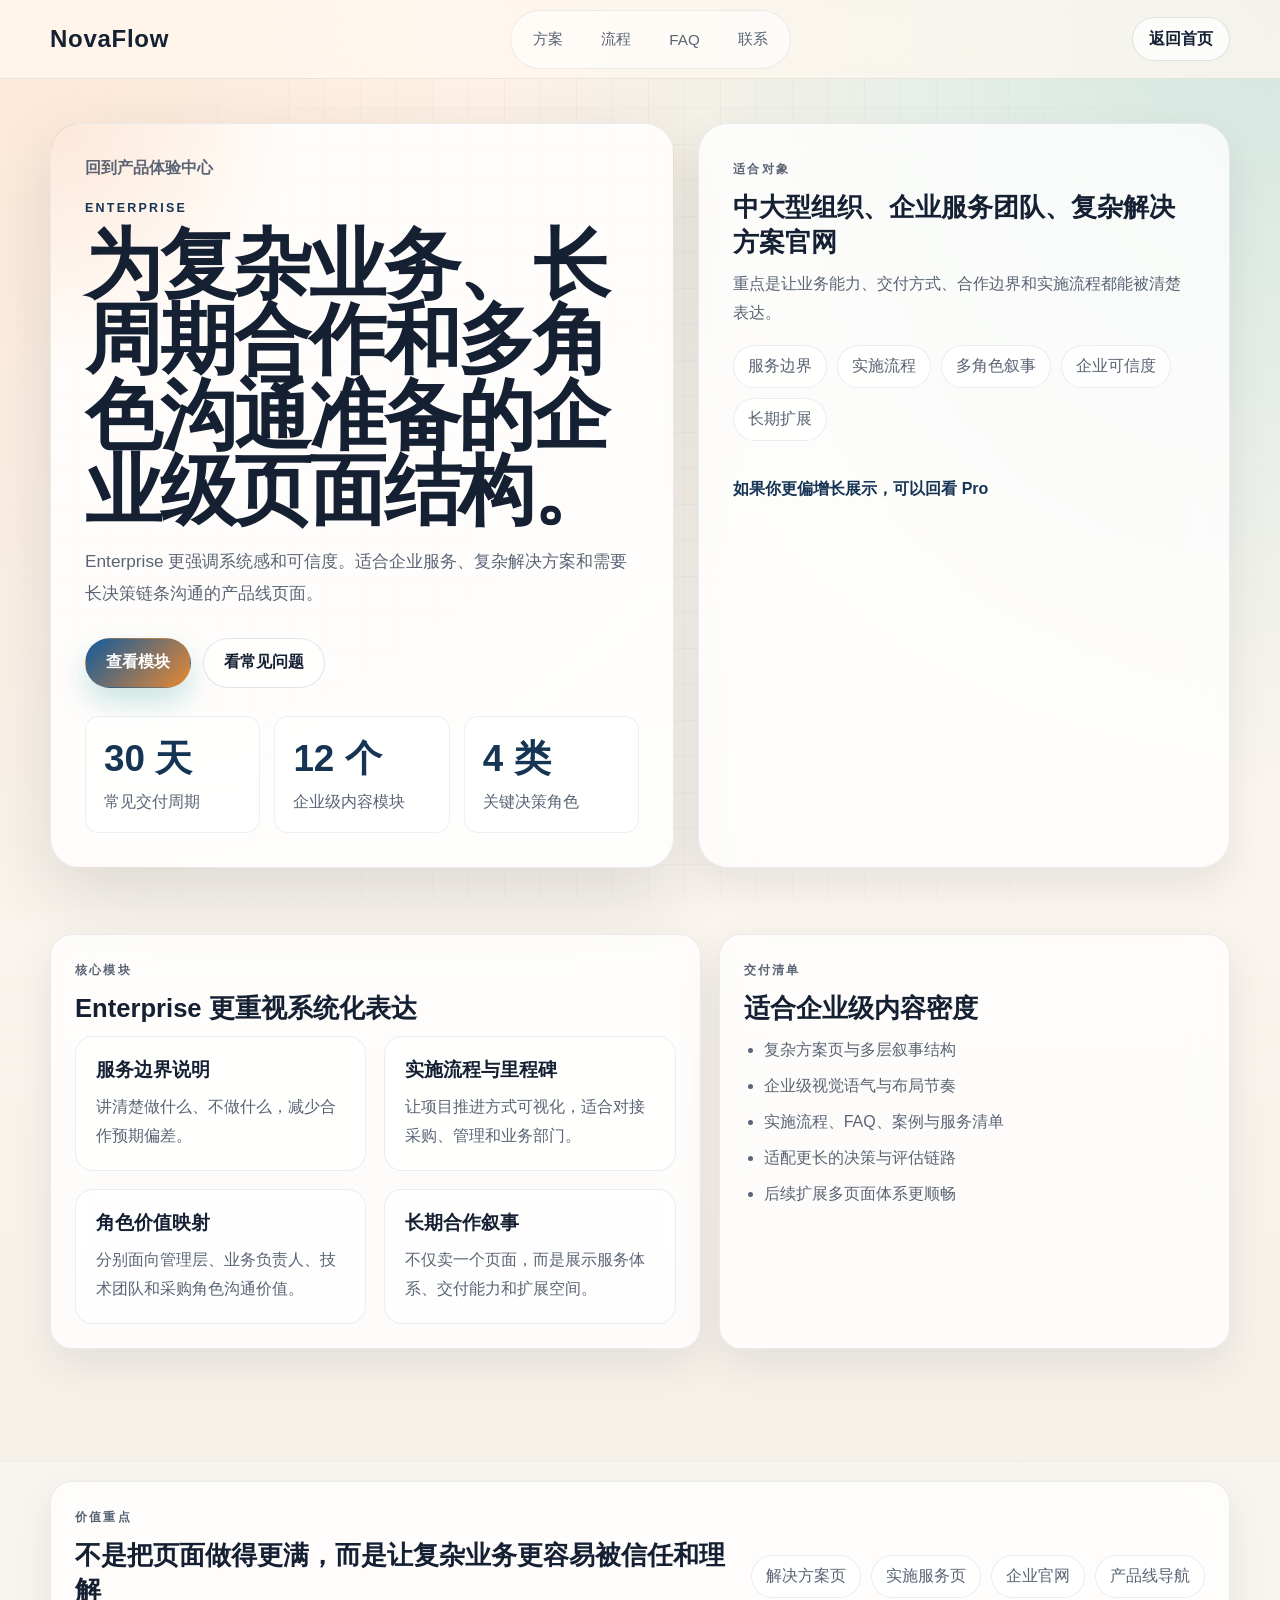
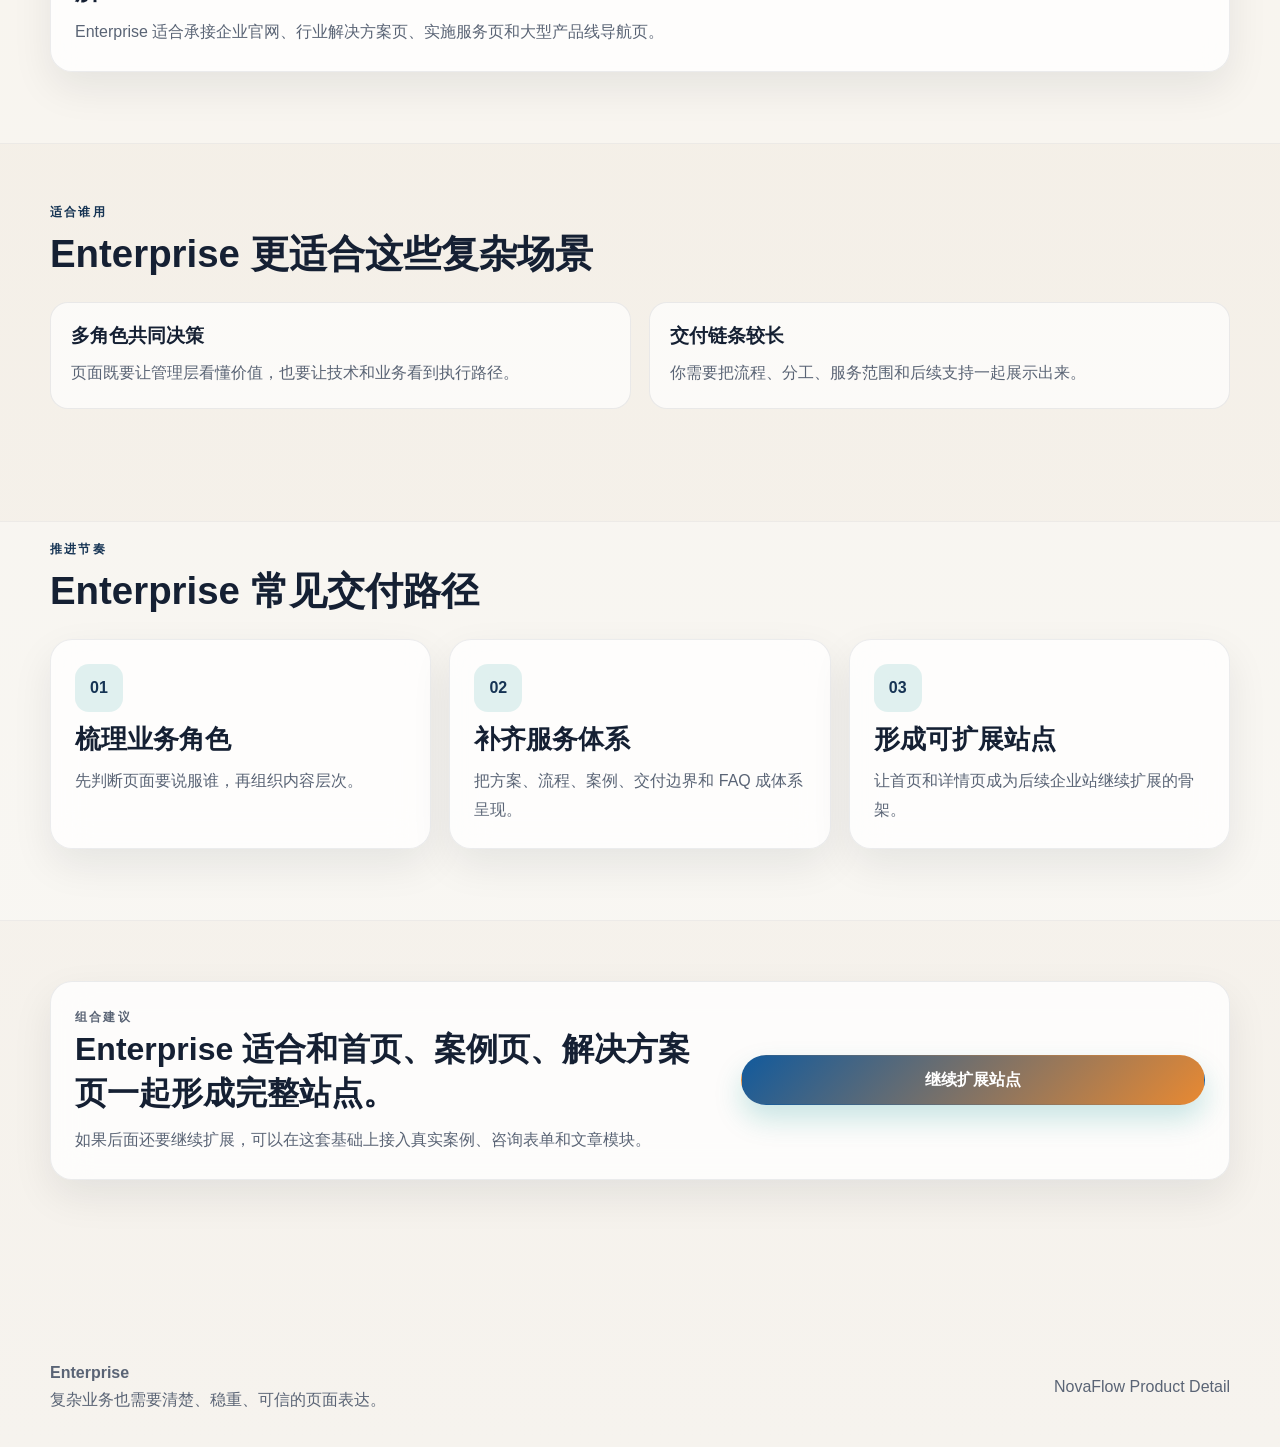
<file: product3.html>
<!DOCTYPE html>
<html lang="zh-CN">
  <head>
    <meta charset="UTF-8" />
    <meta name="viewport" content="width=device-width, initial-scale=1.0" />
    <title>Enterprise 方案详情</title>
    <link rel="stylesheet" href="style.css" />
  </head>
  <body class="theme-enterprise">
    <div class="page-shell">
      <header class="topbar">
        <div class="container topbar-inner">
          <a class="brand" href="index.html">NovaFlow</a>
          <nav class="topnav" aria-label="详情页导航">
            <a href="index.html#solutions">方案</a>
            <a href="index.html#workflow">流程</a>
            <a href="index.html#faq">FAQ</a>
            <a href="index.html#contact">联系</a>
          </nav>
          <a class="btn btn-ghost btn-small" href="index.html">返回首页</a>
        </div>
      </header>

      <main class="detail-main">
        <section class="detail-hero">
          <div class="container detail-hero-grid">
            <article class="detail-hero-copy">
              <a class="detail-breadcrumb" href="index.html">回到产品体验中心</a>
              <p class="detail-tag">Enterprise</p>
              <h1>为复杂业务、长周期合作和多角色沟通准备的企业级页面结构。</h1>
              <p class="hero-lead">
                Enterprise 更强调系统感和可信度。适合企业服务、复杂解决方案和需要
                长决策链条沟通的产品线页面。
              </p>

              <div class="detail-actions">
                <a class="btn" href="#enterprise-modules">查看模块</a>
                <a class="btn btn-secondary" href="index.html#faq">看常见问题</a>
              </div>

              <div class="detail-quick-stats">
                <article class="quick-stat">
                  <strong data-count="30" data-suffix=" 天">0</strong>
                  <span>常见交付周期</span>
                </article>
                <article class="quick-stat">
                  <strong data-count="12" data-suffix=" 个">0</strong>
                  <span>企业级内容模块</span>
                </article>
                <article class="quick-stat">
                  <strong data-count="4" data-suffix=" 类">0</strong>
                  <span>关键决策角色</span>
                </article>
              </div>
            </article>

            <aside class="detail-hero-card">
              <div>
                <p class="detail-tag">适合对象</p>
                <h2>中大型组织、企业服务团队、复杂解决方案官网</h2>
                <p>
                  重点是让业务能力、交付方式、合作边界和实施流程都能被清楚表达。
                </p>
              </div>

              <div class="pill-list">
                <span>服务边界</span>
                <span>实施流程</span>
                <span>多角色叙事</span>
                <span>企业可信度</span>
                <span>长期扩展</span>
              </div>

              <a class="btn-link" href="product2.html">如果你更偏增长展示，可以回看 Pro</a>
            </aside>
          </div>
        </section>

        <section class="section" id="enterprise-modules">
          <div class="container detail-grid">
            <article class="detail-panel">
              <p class="detail-tag">核心模块</p>
              <h2>Enterprise 更重视系统化表达</h2>

              <div class="detail-feature-grid">
                <article class="detail-feature">
                  <h3>服务边界说明</h3>
                  <p>讲清楚做什么、不做什么，减少合作预期偏差。</p>
                </article>
                <article class="detail-feature">
                  <h3>实施流程与里程碑</h3>
                  <p>让项目推进方式可视化，适合对接采购、管理和业务部门。</p>
                </article>
                <article class="detail-feature">
                  <h3>角色价值映射</h3>
                  <p>分别面向管理层、业务负责人、技术团队和采购角色沟通价值。</p>
                </article>
                <article class="detail-feature">
                  <h3>长期合作叙事</h3>
                  <p>不仅卖一个页面，而是展示服务体系、交付能力和扩展空间。</p>
                </article>
              </div>
            </article>

            <aside class="detail-panel">
              <p class="detail-tag">交付清单</p>
              <h2>适合企业级内容密度</h2>
              <ul class="detail-spec-list">
                <li>复杂方案页与多层叙事结构</li>
                <li>企业级视觉语气与布局节奏</li>
                <li>实施流程、FAQ、案例与服务清单</li>
                <li>适配更长的决策与评估链路</li>
                <li>后续扩展多页面体系更顺畅</li>
              </ul>
            </aside>
          </div>
        </section>

        <section class="section section-alt">
          <div class="container">
            <article class="detail-banner">
              <div>
                <p class="detail-tag">价值重点</p>
                <h2>不是把页面做得更满，而是让复杂业务更容易被信任和理解</h2>
                <p>
                  Enterprise 适合承接企业官网、行业解决方案页、实施服务页和大型产品线导航页。
                </p>
              </div>
              <div class="pill-list">
                <span>解决方案页</span>
                <span>实施服务页</span>
                <span>企业官网</span>
                <span>产品线导航</span>
              </div>
            </article>
          </div>
        </section>

        <section class="section">
          <div class="container">
            <div class="section-heading">
              <p class="detail-tag">适合谁用</p>
              <h2>Enterprise 更适合这些复杂场景</h2>
            </div>

            <div class="audience-grid">
              <article class="audience-card">
                <h3>多角色共同决策</h3>
                <p>页面既要让管理层看懂价值，也要让技术和业务看到执行路径。</p>
              </article>
              <article class="audience-card">
                <h3>交付链条较长</h3>
                <p>你需要把流程、分工、服务范围和后续支持一起展示出来。</p>
              </article>
            </div>
          </div>
        </section>

        <section class="section section-alt">
          <div class="container">
            <div class="section-heading">
              <p class="detail-tag">推进节奏</p>
              <h2>Enterprise 常见交付路径</h2>
            </div>

            <div class="timeline compact">
              <article class="timeline-item">
                <span class="timeline-index">01</span>
                <h3>梳理业务角色</h3>
                <p>先判断页面要说服谁，再组织内容层次。</p>
              </article>
              <article class="timeline-item">
                <span class="timeline-index">02</span>
                <h3>补齐服务体系</h3>
                <p>把方案、流程、案例、交付边界和 FAQ 成体系呈现。</p>
              </article>
              <article class="timeline-item">
                <span class="timeline-index">03</span>
                <h3>形成可扩展站点</h3>
                <p>让首页和详情页成为后续企业站继续扩展的骨架。</p>
              </article>
            </div>
          </div>
        </section>

        <section class="section">
          <div class="container">
            <article class="detail-promo">
              <div>
                <p class="detail-tag">组合建议</p>
                <h2>Enterprise 适合和首页、案例页、解决方案页一起形成完整站点。</h2>
                <p>
                  如果后面还要继续扩展，可以在这套基础上接入真实案例、咨询表单和文章模块。
                </p>
              </div>
              <a class="btn" href="index.html#contact">继续扩展站点</a>
            </article>
          </div>
        </section>
      </main>

      <footer class="site-footer">
        <div class="container footer-inner">
          <div>
            <strong>Enterprise</strong>
            <p>复杂业务也需要清楚、稳重、可信的页面表达。</p>
          </div>
          <span>NovaFlow Product Detail</span>
        </div>
      </footer>
    </div>

    <script src="script.js"></script>
  </body>
</html>
</file>
<file: style.css>
* {
  box-sizing: border-box;
}

:root {
  --bg: #f6f3ee;
  --surface: rgba(255, 255, 255, 0.78);
  --text: #152033;
  --muted: #5a6475;
  --accent: #0d8b8b;
  --accent-deep: #0b5d67;
  --accent-warm: #f48c45;
  --shadow-lg: 0 24px 70px rgba(16, 26, 42, 0.12);
  --shadow-md: 0 16px 40px rgba(16, 26, 42, 0.08);
  --radius-lg: 28px;
  --radius-md: 20px;
  --radius-sm: 14px;
  --container: min(1180px, calc(100% - 48px));
}

html {
  scroll-behavior: smooth;
}

body {
  margin: 0;
  color: var(--text);
  font-family: "Segoe UI Variable Text", "Microsoft YaHei", "PingFang SC",
    sans-serif;
  background:
    radial-gradient(circle at top left, rgba(244, 140, 69, 0.16), transparent 28%),
    radial-gradient(circle at top right, rgba(13, 139, 139, 0.18), transparent 24%),
    linear-gradient(180deg, #fffaf3 0%, #f4efe7 52%, var(--bg) 100%);
}

body::before {
  content: "";
  position: fixed;
  inset: 0;
  background-image:
    linear-gradient(rgba(21, 32, 51, 0.025) 1px, transparent 1px),
    linear-gradient(90deg, rgba(21, 32, 51, 0.025) 1px, transparent 1px);
  background-size: 36px 36px;
  pointer-events: none;
  mask-image: radial-gradient(circle at center, black 52%, transparent 92%);
}

body.theme-starter {
  --accent: #137b88;
  --accent-deep: #0f4f58;
  --accent-warm: #f2a541;
}

body.theme-pro {
  --accent: #0d8b8b;
  --accent-deep: #0a5965;
  --accent-warm: #ff7a59;
}

body.theme-enterprise {
  --accent: #125a9c;
  --accent-deep: #163454;
  --accent-warm: #e88932;
}

a {
  color: inherit;
}

button,
a {
  -webkit-tap-highlight-color: transparent;
}

.page-shell {
  position: relative;
  overflow: hidden;
}

.container {
  width: var(--container);
  margin: 0 auto;
}

.topbar {
  position: sticky;
  top: 0;
  z-index: 30;
  backdrop-filter: blur(18px);
  background: rgba(255, 248, 240, 0.72);
  border-bottom: 1px solid rgba(21, 32, 51, 0.08);
}

.topbar-inner {
  min-height: 78px;
  display: flex;
  align-items: center;
  justify-content: space-between;
  gap: 24px;
}

.brand {
  font-family: "Segoe UI Variable Display", "Microsoft YaHei", sans-serif;
  font-size: 1.5rem;
  font-weight: 750;
  text-decoration: none;
  letter-spacing: 0.03em;
}

.topnav {
  display: flex;
  align-items: center;
  gap: 10px;
  padding: 8px;
  border-radius: 999px;
  background: rgba(255, 255, 255, 0.52);
  border: 1px solid rgba(21, 32, 51, 0.08);
}

.topnav a {
  padding: 10px 14px;
  border-radius: 999px;
  text-decoration: none;
  color: var(--muted);
  font-size: 0.95rem;
  transition: background-color 0.25s ease, color 0.25s ease, transform 0.25s ease;
}

.topnav a:hover,
.topnav a.is-current {
  background: rgba(13, 139, 139, 0.12);
  color: var(--text);
  transform: translateY(-1px);
}

.section {
  padding: 42px 0 90px;
}

.section-alt {
  position: relative;
}

.section-alt::before {
  content: "";
  position: absolute;
  inset: 22px 0 18px;
  background: rgba(255, 255, 255, 0.36);
  border-top: 1px solid rgba(21, 32, 51, 0.05);
  border-bottom: 1px solid rgba(21, 32, 51, 0.05);
  pointer-events: none;
}

.section > .container,
.section-alt > .container {
  position: relative;
  z-index: 1;
}

.eyebrow,
.detail-tag,
.product-label,
.scenario-kicker,
.stage-label {
  margin: 0 0 12px;
  color: var(--accent-deep);
  text-transform: uppercase;
  letter-spacing: 0.18em;
  font-size: 0.78rem;
  font-weight: 700;
}

.section-heading {
  max-width: 760px;
  margin-bottom: 28px;
}

.section-heading h2 {
  margin: 0 0 12px;
  font-family: "Segoe UI Variable Display", "Microsoft YaHei", sans-serif;
  font-size: clamp(2rem, 3vw, 3.4rem);
  line-height: 1.08;
}

.section-heading p:last-child {
  margin: 0;
  color: var(--muted);
  line-height: 1.8;
  font-size: 1.02rem;
}

.hero {
  padding: 42px 0 54px;
}

.hero-grid {
  display: grid;
  grid-template-columns: minmax(0, 1.08fr) minmax(340px, 0.92fr);
  gap: 34px;
  align-items: center;
}

.hero-copy,
.hero-stage,
.product-card,
.capability-card,
.scenario-panel,
.timeline-item,
.result-card,
.testimonial-card,
.faq-item,
.cta-card,
.detail-hero-card,
.detail-panel,
.detail-banner,
.detail-promo {
  background: var(--surface);
  border: 1px solid rgba(21, 32, 51, 0.08);
  box-shadow: var(--shadow-md);
  backdrop-filter: blur(18px);
}

.hero-copy {
  padding: 42px;
  border-radius: var(--radius-lg);
  animation: rise-in 0.75s ease both;
}

.hero-copy h1,
.detail-hero-copy h1 {
  margin: 0;
  font-family: "Segoe UI Variable Display", "Microsoft YaHei", sans-serif;
  font-size: clamp(3rem, 6vw, 5rem);
  line-height: 0.98;
  letter-spacing: -0.03em;
}

.hero-lead,
.detail-hero-copy .hero-lead {
  margin: 18px 0 0;
  max-width: 62ch;
  color: var(--muted);
  font-size: 1.08rem;
  line-height: 1.85;
}

.hero-actions,
.detail-actions {
  display: flex;
  flex-wrap: wrap;
  gap: 12px;
  margin-top: 28px;
}

.hero-metrics,
.result-metrics,
.detail-quick-stats {
  display: grid;
  grid-template-columns: repeat(3, minmax(0, 1fr));
  gap: 14px;
  margin-top: 28px;
}

.metric-card,
.result-metrics article,
.quick-stat {
  padding: 18px;
  border-radius: var(--radius-sm);
  background: rgba(255, 255, 255, 0.72);
  border: 1px solid rgba(21, 32, 51, 0.07);
}

.metric-card strong,
.result-metrics strong,
.quick-stat strong {
  display: block;
  font-size: clamp(1.6rem, 3vw, 2.3rem);
  font-weight: 780;
  color: var(--accent-deep);
}

.metric-card span,
.result-metrics span,
.quick-stat span {
  display: block;
  margin-top: 6px;
  color: var(--muted);
  line-height: 1.5;
}

.hero-stage {
  position: relative;
  display: grid;
  gap: 16px;
  padding: 22px;
  border-radius: calc(var(--radius-lg) + 6px);
  animation: rise-in 0.88s ease both;
}

.hero-stage::before {
  content: "";
  position: absolute;
  inset: 18px;
  border-radius: 30px;
  background:
    radial-gradient(circle at 32% 22%, rgba(244, 140, 69, 0.22), transparent 28%),
    radial-gradient(circle at 72% 36%, rgba(13, 139, 139, 0.18), transparent 26%),
    linear-gradient(180deg, rgba(255, 255, 255, 0.8), rgba(246, 241, 233, 0.82));
  z-index: 0;
}

.hero-stage > * {
  position: relative;
  z-index: 1;
}

.stage-card {
  padding: 24px;
  border-radius: 24px;
  background: rgba(255, 255, 255, 0.8);
  border: 1px solid rgba(21, 32, 51, 0.08);
}

.stage-card-main h2 {
  margin: 8px 0 10px;
  font-size: 1.9rem;
}

.stage-card p,
.stage-list {
  margin: 0;
  color: var(--muted);
  line-height: 1.7;
}

.stage-list,
.product-points,
.detail-list,
.detail-spec-list,
.scenario-list {
  padding-left: 20px;
}

.stage-list li + li,
.product-points li + li,
.detail-spec-list li + li,
.scenario-list li + li {
  margin-top: 8px;
}

.orbital-panel {
  position: relative;
  min-height: 320px;
  border-radius: 28px;
  border: 1px solid rgba(21, 32, 51, 0.08);
  background:
    radial-gradient(circle at center, rgba(13, 139, 139, 0.08) 0%, rgba(13, 139, 139, 0.04) 18%, transparent 50%),
    linear-gradient(180deg, rgba(250, 247, 242, 0.96), rgba(255, 255, 255, 0.7));
  overflow: hidden;
}

.orbit-ring,
.orbit-core,
.orbit-node {
  position: absolute;
  border-radius: 999px;
}

.orbit-ring {
  inset: 58px;
  border: 1px dashed rgba(21, 32, 51, 0.16);
}

.orbit-core {
  left: 50%;
  top: 50%;
  width: 110px;
  height: 110px;
  margin-left: -55px;
  margin-top: -55px;
  display: grid;
  place-items: center;
  background: linear-gradient(135deg, var(--accent) 0%, var(--accent-warm) 100%);
  color: #fff;
  font-size: 1.35rem;
  font-weight: 780;
  box-shadow: 0 18px 30px rgba(13, 139, 139, 0.24);
}

.orbit-node {
  display: grid;
  place-items: center;
  padding: 0 18px;
  min-width: 110px;
  min-height: 54px;
  background: rgba(255, 255, 255, 0.92);
  border: 1px solid rgba(21, 32, 51, 0.1);
  box-shadow: var(--shadow-md);
  font-weight: 700;
}

.orbit-node-a {
  left: 18%;
  top: 16%;
}

.orbit-node-b {
  right: 14%;
  top: 28%;
}

.orbit-node-c {
  left: 26%;
  bottom: 14%;
}

.trust-strip {
  padding-bottom: 22px;
}

.trust-strip-inner {
  display: flex;
  align-items: center;
  justify-content: space-between;
  gap: 20px;
  padding: 22px 24px;
  border-radius: 22px;
  background: rgba(255, 255, 255, 0.48);
  border: 1px solid rgba(21, 32, 51, 0.08);
}

.trust-title {
  font-weight: 700;
}

.trust-items,
.pill-list {
  display: flex;
  flex-wrap: wrap;
  gap: 10px;
}

.trust-items {
  justify-content: flex-end;
}

.trust-items span,
.pill-list span {
  padding: 10px 14px;
  border-radius: 999px;
  background: rgba(255, 255, 255, 0.75);
  border: 1px solid rgba(21, 32, 51, 0.08);
  color: var(--muted);
}

.product-grid,
.capability-grid,
.testimonial-grid,
.detail-grid,
.detail-feature-grid,
.audience-grid,
.timeline {
  display: grid;
  gap: 18px;
}

.product-grid {
  grid-template-columns: repeat(3, minmax(0, 1fr));
}

.product-card {
  padding: 24px;
  border-radius: 24px;
}

.product-card-featured {
  transform: translateY(-8px);
  background:
    linear-gradient(180deg, rgba(255, 255, 255, 0.92), rgba(232, 247, 247, 0.9));
}

.product-card h3,
.capability-card h3,
.timeline-item h3,
.scenario-panel h3,
.detail-panel h2,
.detail-banner h2,
.detail-hero-card h2 {
  margin: 10px 0;
  font-size: 1.6rem;
}

.product-summary,
.capability-card p,
.timeline-item p,
.scenario-panel p,
.result-copy p:last-child,
.testimonial-card p,
.detail-panel p,
.detail-banner p,
.detail-hero-card p,
.detail-feature p,
.audience-card p,
.detail-promo p {
  margin: 0;
  color: var(--muted);
  line-height: 1.78;
}

.product-points,
.detail-spec-list,
.scenario-list {
  margin: 18px 0 0;
  color: var(--muted);
  line-height: 1.75;
}

.product-footer {
  display: flex;
  align-items: center;
  justify-content: space-between;
  gap: 16px;
  margin-top: 24px;
}

.product-footer span {
  color: var(--muted);
  font-size: 0.94rem;
}

.capability-grid {
  grid-template-columns: repeat(3, minmax(0, 1fr));
}

.capability-card,
.testimonial-card,
.timeline-item,
.faq-item,
.detail-panel,
.detail-banner,
.detail-promo {
  padding: 24px;
  border-radius: 22px;
}

.tabs {
  display: inline-flex;
  flex-wrap: wrap;
  gap: 10px;
  margin-bottom: 20px;
  padding: 8px;
  border-radius: 999px;
  background: rgba(255, 255, 255, 0.52);
  border: 1px solid rgba(21, 32, 51, 0.08);
}

.tab-button {
  border: none;
  border-radius: 999px;
  padding: 12px 18px;
  background: transparent;
  color: var(--muted);
  font: inherit;
  cursor: pointer;
  transition: background-color 0.25s ease, color 0.25s ease, transform 0.25s ease;
}

.tab-button:hover,
.tab-button.is-active {
  background: linear-gradient(135deg, var(--accent) 0%, var(--accent-warm) 100%);
  color: #fff;
  transform: translateY(-1px);
}

.scenario-panels {
  position: relative;
}

.scenario-panel {
  display: grid;
  grid-template-columns: minmax(0, 1fr) minmax(280px, 0.78fr);
  gap: 22px;
  padding: 28px;
  border-radius: 24px;
}

.scenario-panel[hidden] {
  display: none;
}

.timeline {
  grid-template-columns: repeat(4, minmax(0, 1fr));
}

.timeline-item {
  position: relative;
}

.timeline-index {
  display: inline-flex;
  align-items: center;
  justify-content: center;
  width: 48px;
  height: 48px;
  border-radius: 14px;
  background: rgba(13, 139, 139, 0.12);
  color: var(--accent-deep);
  font-weight: 760;
}

.result-card {
  display: grid;
  grid-template-columns: minmax(0, 1.08fr) minmax(320px, 0.92fr);
  gap: 24px;
  padding: 34px;
  border-radius: 32px;
  background:
    radial-gradient(circle at right top, rgba(13, 139, 139, 0.16), transparent 28%),
    radial-gradient(circle at left bottom, rgba(244, 140, 69, 0.16), transparent 26%),
    rgba(255, 255, 255, 0.86);
}

.testimonial-grid {
  grid-template-columns: repeat(3, minmax(0, 1fr));
}

.testimonial-card span {
  display: inline-block;
  margin-top: 18px;
  color: var(--accent-deep);
  font-weight: 700;
}

.faq-list {
  display: grid;
  gap: 12px;
}

.faq-question {
  width: 100%;
  display: flex;
  align-items: center;
  justify-content: space-between;
  gap: 18px;
  padding: 0;
  border: none;
  background: transparent;
  color: var(--text);
  font: inherit;
  font-size: 1.05rem;
  font-weight: 700;
  text-align: left;
  cursor: pointer;
}

.faq-question::after {
  content: "+";
  font-size: 1.4rem;
  color: var(--accent-deep);
  transition: transform 0.25s ease;
}

.faq-question[aria-expanded="true"]::after {
  transform: rotate(45deg);
}

.faq-answer p {
  margin: 14px 0 0;
  color: var(--muted);
  line-height: 1.8;
}

.cta-section {
  padding-top: 8px;
}

.cta-card {
  display: flex;
  align-items: center;
  justify-content: space-between;
  gap: 24px;
  padding: 34px;
  border-radius: 32px;
  background:
    linear-gradient(135deg, rgba(21, 32, 51, 0.96), rgba(13, 93, 103, 0.92));
  color: #fff;
}

.cta-card .eyebrow,
.cta-card h2 {
  color: #fff;
}

.cta-card h2 {
  margin: 0;
  max-width: 20ch;
  font-size: clamp(1.7rem, 3vw, 2.8rem);
  line-height: 1.1;
}

.site-footer {
  padding: 0 0 36px;
}

.footer-inner {
  display: flex;
  align-items: center;
  justify-content: space-between;
  gap: 16px;
  padding-top: 10px;
  color: var(--muted);
}

.footer-inner p {
  margin: 8px 0 0;
}

.btn {
  display: inline-flex;
  align-items: center;
  justify-content: center;
  gap: 8px;
  min-height: 50px;
  padding: 0 20px;
  border: 1px solid transparent;
  border-radius: 999px;
  background: linear-gradient(135deg, var(--accent) 0%, var(--accent-warm) 100%);
  color: #fff;
  text-decoration: none;
  font-weight: 700;
  transition: transform 0.25s ease, box-shadow 0.25s ease, opacity 0.25s ease;
  box-shadow: 0 14px 28px rgba(13, 139, 139, 0.22);
}

.btn:hover {
  transform: translateY(-2px);
  box-shadow: 0 20px 36px rgba(13, 139, 139, 0.25);
}

.btn-secondary,
.btn-ghost {
  background: rgba(255, 255, 255, 0.72);
  color: var(--text);
  border-color: rgba(21, 32, 51, 0.12);
  box-shadow: none;
}

.btn-small {
  min-height: 44px;
  padding: 0 16px;
}

.btn-inline {
  min-height: 42px;
  padding: 0 16px;
}

.btn-link {
  display: inline-flex;
  align-items: center;
  gap: 8px;
  margin-top: 20px;
  color: var(--accent-deep);
  text-decoration: none;
  font-weight: 700;
}

.detail-main {
  padding-bottom: 84px;
}

.detail-hero {
  padding: 44px 0 24px;
}

.detail-hero-grid {
  display: grid;
  grid-template-columns: minmax(0, 1.08fr) minmax(320px, 0.92fr);
  gap: 24px;
  align-items: stretch;
}

.detail-hero-copy,
.detail-hero-card {
  padding: 34px;
  border-radius: 30px;
}

.detail-hero-copy {
  background:
    radial-gradient(circle at top left, rgba(244, 140, 69, 0.18), transparent 25%),
    rgba(255, 255, 255, 0.84);
  border: 1px solid rgba(21, 32, 51, 0.08);
  box-shadow: var(--shadow-lg);
}

.detail-breadcrumb {
  display: inline-flex;
  align-items: center;
  gap: 8px;
  margin-bottom: 22px;
  color: var(--muted);
  text-decoration: none;
  font-weight: 700;
}

.detail-hero-card {
  display: flex;
  flex-direction: column;
  gap: 18px;
}

.pill-list {
  margin: 0;
}

.detail-grid {
  grid-template-columns: minmax(0, 1.12fr) minmax(300px, 0.88fr);
}

.detail-feature-grid,
.audience-grid {
  grid-template-columns: repeat(2, minmax(0, 1fr));
}

.detail-feature {
  padding: 20px;
  border-radius: 18px;
  background: rgba(255, 255, 255, 0.7);
  border: 1px solid rgba(21, 32, 51, 0.08);
}

.detail-feature h3,
.audience-card h3,
.detail-promo h2 {
  margin: 0 0 10px;
}

.detail-spec-list {
  margin-top: 0;
}

.detail-banner {
  display: grid;
  grid-template-columns: minmax(0, 1fr) auto;
  gap: 22px;
  align-items: center;
}

.detail-promo {
  display: grid;
  grid-template-columns: minmax(0, 1fr) minmax(280px, 0.72fr);
  gap: 22px;
  align-items: center;
}

.detail-promo h2 {
  font-size: 2rem;
}

.audience-card {
  padding: 20px;
  border-radius: 18px;
  background: rgba(255, 255, 255, 0.66);
  border: 1px solid rgba(21, 32, 51, 0.08);
}

.timeline.compact {
  grid-template-columns: repeat(3, minmax(0, 1fr));
}

@keyframes rise-in {
  from {
    opacity: 0;
    transform: translateY(22px);
  }

  to {
    opacity: 1;
    transform: translateY(0);
  }
}

@media (max-width: 1080px) {
  .topbar-inner {
    flex-wrap: wrap;
    justify-content: center;
    padding: 14px 0;
  }

  .hero-grid,
  .result-card,
  .detail-hero-grid,
  .detail-grid,
  .detail-promo {
    grid-template-columns: 1fr;
  }

  .product-grid,
  .capability-grid,
  .testimonial-grid,
  .timeline,
  .timeline.compact {
    grid-template-columns: repeat(2, minmax(0, 1fr));
  }

  .scenario-panel,
  .detail-banner {
    grid-template-columns: 1fr;
  }
}

@media (max-width: 760px) {
  :root {
    --container: min(100% - 24px, 1180px);
  }

  body::before {
    display: none;
  }

  .topbar {
    position: static;
  }

  .topnav,
  .trust-strip-inner,
  .cta-card,
  .footer-inner,
  .product-footer {
    flex-direction: column;
    align-items: stretch;
  }

  .topnav {
    width: 100%;
    justify-content: center;
  }

  .topnav a,
  .btn,
  .btn-small,
  .btn-inline {
    width: 100%;
  }

  .hero-copy,
  .hero-stage,
  .product-card,
  .capability-card,
  .scenario-panel,
  .timeline-item,
  .result-card,
  .testimonial-card,
  .faq-item,
  .cta-card,
  .detail-hero-copy,
  .detail-hero-card,
  .detail-panel,
  .detail-banner,
  .detail-promo {
    padding: 22px;
    border-radius: 22px;
  }

  .hero-metrics,
  .result-metrics,
  .detail-quick-stats,
  .product-grid,
  .capability-grid,
  .testimonial-grid,
  .timeline,
  .detail-feature-grid,
  .audience-grid,
  .timeline.compact {
    grid-template-columns: 1fr;
  }

  .tabs {
    display: grid;
    border-radius: 22px;
  }

  .hero-copy h1,
  .detail-hero-copy h1 {
    font-size: clamp(2.3rem, 11vw, 3.4rem);
  }

  .section {
    padding: 28px 0 64px;
  }

  .hero {
    padding-top: 24px;
  }

  .orbital-panel {
    min-height: 260px;
  }

  .orbit-ring {
    inset: 32px;
  }

  .orbit-core {
    width: 92px;
    height: 92px;
    margin-left: -46px;
    margin-top: -46px;
  }

  .orbit-node {
    min-width: 88px;
    min-height: 48px;
    padding: 0 12px;
    font-size: 0.88rem;
  }

  .orbit-node-a {
    left: 7%;
    top: 13%;
  }

  .orbit-node-b {
    right: 7%;
    top: 26%;
  }

  .orbit-node-c {
    left: 15%;
    bottom: 12%;
  }
}
</file>
